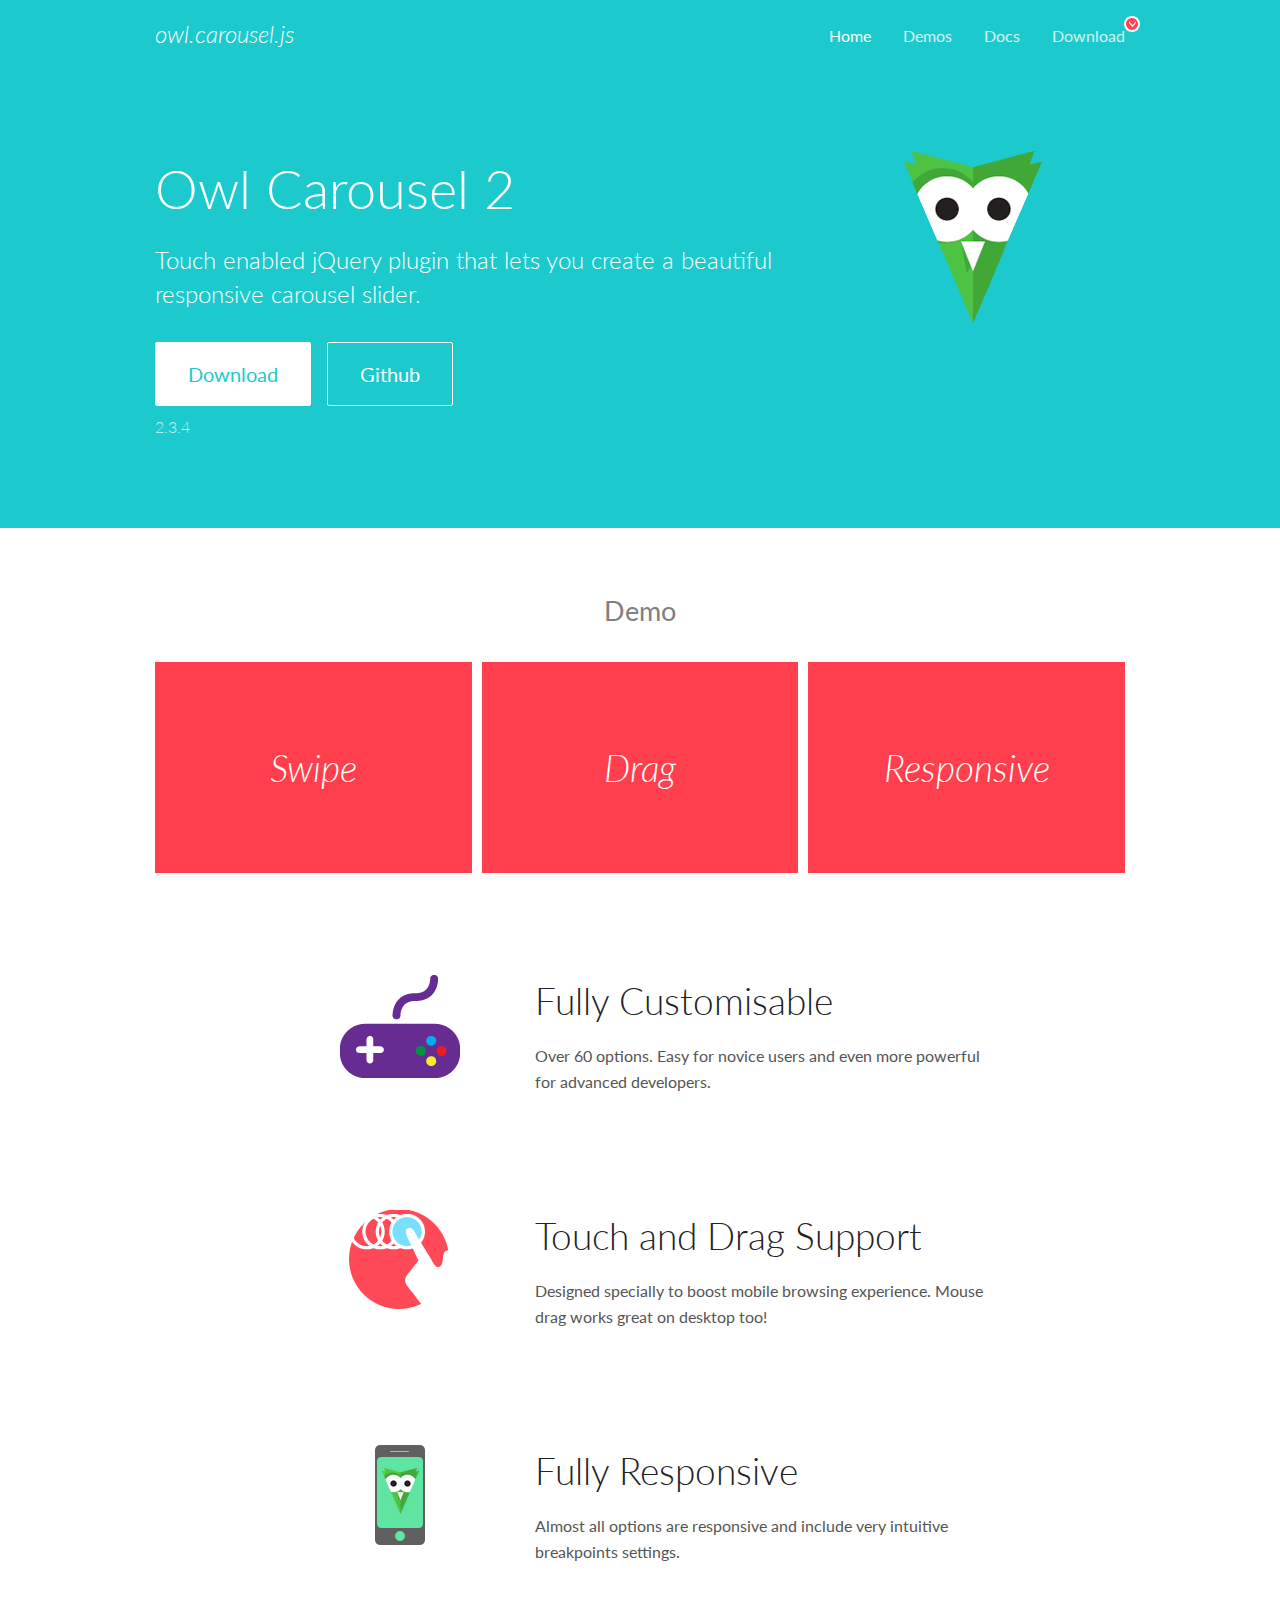
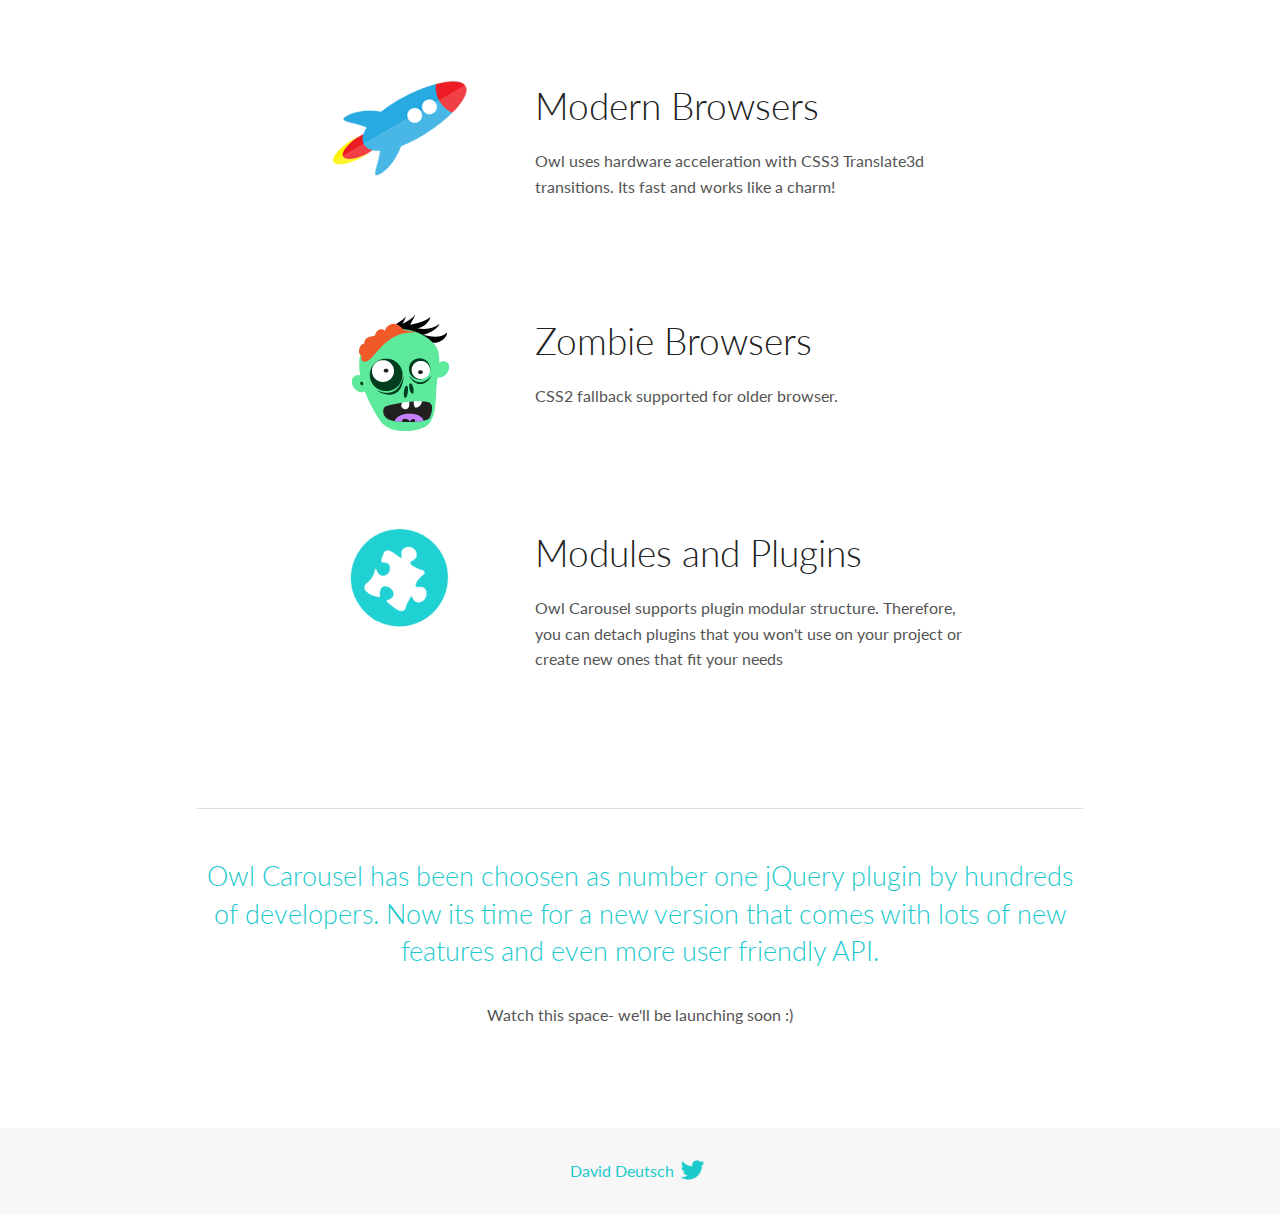
<file: public/vendors/owl/docs/index.html>
<!DOCTYPE html>
<html lang="en">
  <head>

    <!-- head -->
    <meta charset="utf-8">
    <meta name="msapplication-tap-highlight" content="no" />
    <meta name="viewport" content="width=device-width, initial-scale=1.0" />
    <meta name="description" content="Touch enabled jQuery plugin that lets you create beautiful responsive carousel slider.">
    <meta name="author" content="David Deutsch">
    <title>
      Home | Owl Carousel | 2.3.4
    </title>

    <!-- Stylesheets -->
    <link href='https://fonts.googleapis.com/css?family=Lato:300,400,700,400italic,300italic' rel='stylesheet' type='text/css'>
    <link rel="stylesheet" href="assets/css/docs.theme.min.css">

    <!-- Owl Stylesheets -->
    <link rel="stylesheet" href="assets/owlcarousel/assets/owl.carousel.min.css">
    <link rel="stylesheet" href="assets/owlcarousel/assets/owl.theme.default.min.css">

    <!-- HTML5 shim and Respond.js IE8 support of HTML5 elements and media queries -->

    <!--[if lt IE 9]>
      <script src="https://oss.maxcdn.com/libs/html5shiv/3.7.0/html5shiv.js"></script>
      <script src="https://oss.maxcdn.com/libs/respond.js/1.3.0/respond.min.js"></script>
    <![endif]-->

    <!-- Favicons -->
    <link rel="apple-touch-icon-precomposed" sizes="144x144" href="assets/ico/apple-touch-icon-144-precomposed.png">
    <link rel="shortcut icon" href="assets/ico/favicon.png">
    <link rel="shortcut icon" href="favicon.ico">

    <!-- Yeah i know js should not be in header. Its required for demos.-->

    <!-- javascript -->
    <script src="assets/vendors/jquery.min.js"></script>
    <script src="assets/owlcarousel/owl.carousel.js"></script>
  </head>
  <body>

    <!-- header -->
    <header class="header">
      <div class="row">
        <div class="large-12 columns">
          <div class="brand left">
            <h3>
              <a href="/OwlCarousel2/">owl.carousel.js</a> 
            </h3>
          </div>
          <a id="toggle-nav" class="right">
            <span></span> <span></span> <span></span> 
          </a> 
          <div class="nav-bar">
            <ul class="clearfix">
              <li class="active">
                <a href="/OwlCarousel2/index.html">Home</a> 
              </li>
              <li> <a href="/OwlCarousel2/demos/demos.html">Demos</a>  </li>
              <li> <a href="/OwlCarousel2/docs/started-welcome.html">Docs</a>  </li>
              <li>
                <a href="https://github.com/OwlCarousel2/OwlCarousel2/archive/2.3.4.zip">Download</a> 
                <span class="download"></span> 
              </li>
            </ul>
          </div>
        </div>
      </div>
    </header>

    <!-- home panel -->
    <section id="hero">
      <div class="row">
        <div class="large-8 medium-8 columns">
          <h1>Owl Carousel 2</h1>
          <h4>Touch enabled jQuery plugin that lets you create a beautiful responsive carousel slider.</h4>
          <a href="https://github.com/OwlCarousel2/OwlCarousel2/archive/2.3.4.zip" class="hero-button">Download</a> 
          <a href="https://github.com/OwlCarousel2/OwlCarousel2" class="hero-button outline">Github</a> 
          <p>2.3.4</p>
        </div>
        <div class="large-4 medium-4 columns">
          <img class="owl-logo" src="assets/img/owl-logo.png" alt="mr. Owl">
        </div>
      </div>
    </section>

    <!-- body -->
    <div class="home-demo">
      <div class="row">
        <div class="large-12 columns">
          <h3>Demo</h3>
          <div class="owl-carousel">
            <div class="item">
              <h2>Swipe</h2>
            </div>
            <div class="item">
              <h2>Drag</h2>
            </div>
            <div class="item">
              <h2>Responsive</h2>
            </div>
            <div class="item">
              <h2>CSS3</h2>
            </div>
            <div class="item">
              <h2>Fast</h2>
            </div>
            <div class="item">
              <h2>Easy</h2>
            </div>
            <div class="item">
              <h2>Free</h2>
            </div>
            <div class="item">
              <h2>Upgradable</h2>
            </div>
            <div class="item">
              <h2>Tons of options</h2>
            </div>
            <div class="item">
              <h2>Infinity</h2>
            </div>
            <div class="item">
              <h2>Auto Width</h2>
            </div>
          </div>
        </div>
      </div>
    </div>
    <script>
      var owl = $('.owl-carousel');
      owl.owlCarousel({
        margin: 10,
        loop: true,
        responsive: {
          0: {
            items: 1
          },
          600: {
            items: 2
          },
          1000: {
            items: 3
          }
        }
      })
    </script>

    <!-- features -->
    <div id="features">
      <div class="row">
        <div class="small-12 medium-9 small-centered columns">
          <section class="row feature">
            <div class="medium-4 small-12 columns">
              <img src="assets/img/feature-options.png" alt="">
            </div>
            <div class="medium-8 small-12 columns">
              <h2>Fully Customisable</h2>
              <p>Over 60 options. Easy for novice users and even more powerful for advanced developers.</p>
            </div>
          </section>
          <section class="row feature">
            <div class="medium-4 small-12 columns">
              <img src="assets/img/feature-drag.png" alt="">
            </div>
            <div class="medium-8 small-12 columns">
              <h2>Touch and Drag Support</h2>
              <p>Designed specially to boost mobile browsing experience. Mouse drag works great on desktop too!</p>
            </div>
          </section>
          <section class="row feature">
            <div class="medium-4 small-12 columns">
              <img src="assets/img/feature-responsive.png" alt="">
            </div>
            <div class="medium-8 small-12 columns">
              <h2>Fully Responsive</h2>
              <p>Almost all options are responsive and include very intuitive breakpoints settings.</p>
            </div>
          </section>
          <section class="row feature">
            <div class="medium-4 small-12 columns">
              <img src="assets/img/feature-modern.png" alt="">
            </div>
            <div class="medium-8 small-12 columns">
              <h2>Modern Browsers</h2>
              <p>Owl uses hardware acceleration with CSS3 Translate3d transitions. Its fast and works like a charm! </p>
            </div>
          </section>
          <section class="row feature">
            <div class="medium-4 small-12 columns">
              <img src="assets/img/feature-zombie.png" alt="">
            </div>
            <div class="medium-8 small-12 columns">
              <h2>Zombie Browsers</h2>
              <p>CSS2 fallback supported for older browser.</p>
            </div>
          </section>
          <section class="row feature">
            <div class="medium-4 small-12 columns">
              <img src="assets/img/feature-module.png" alt="">
            </div>
            <div class="medium-8 small-12 columns">
              <h2>Modules and Plugins</h2>
              <p>Owl Carousel supports plugin modular structure. Therefore, you can detach plugins that you won&#x27;t use on your project or create new ones that fit your needs</p>
            </div>
          </section>
        </div>
      </div>
    </div>

    <!-- footer -->
    <section id="teaser-text">
      <div class="row">
        <div class="small-12 medium-11 small-centered columns">
          <hr>
          <h3 id="owl-carousel-has-been-choosen-as-number-one-jquery-plugin-by-hundreds-of-developers-now-its-time-for-a-new-version-that-comes-with-lots-of-new-features-and-even-more-user-friendly-api-">Owl Carousel has been choosen as number one jQuery plugin by hundreds of developers. Now its time for a new version that comes with lots of new features and even more user friendly API.</h3>
          <p>Watch this space- we&#39;ll be launching soon :)</p>
        </div>
      </div>
    </section>

    <!-- footer -->
    <footer class="footer">
      <div class="row">
        <div class="large-12 columns">
          <h5>
            <a href="/OwlCarousel2/docs/support-contact.html">David Deutsch</a> 
            <a id="custom-tweet-button" href="https://twitter.com/share?url=https://github.com/OwlCarousel2/OwlCarousel2&text=Owl Carousel - This is so awesome! " target="_blank"></a> 
          </h5>
        </div>
      </div>
    </footer>

    <!-- vendors -->
    <script src="assets/vendors/highlight.js"></script>
    <script src="assets/js/app.js"></script>
  </body>
</html>
</file>
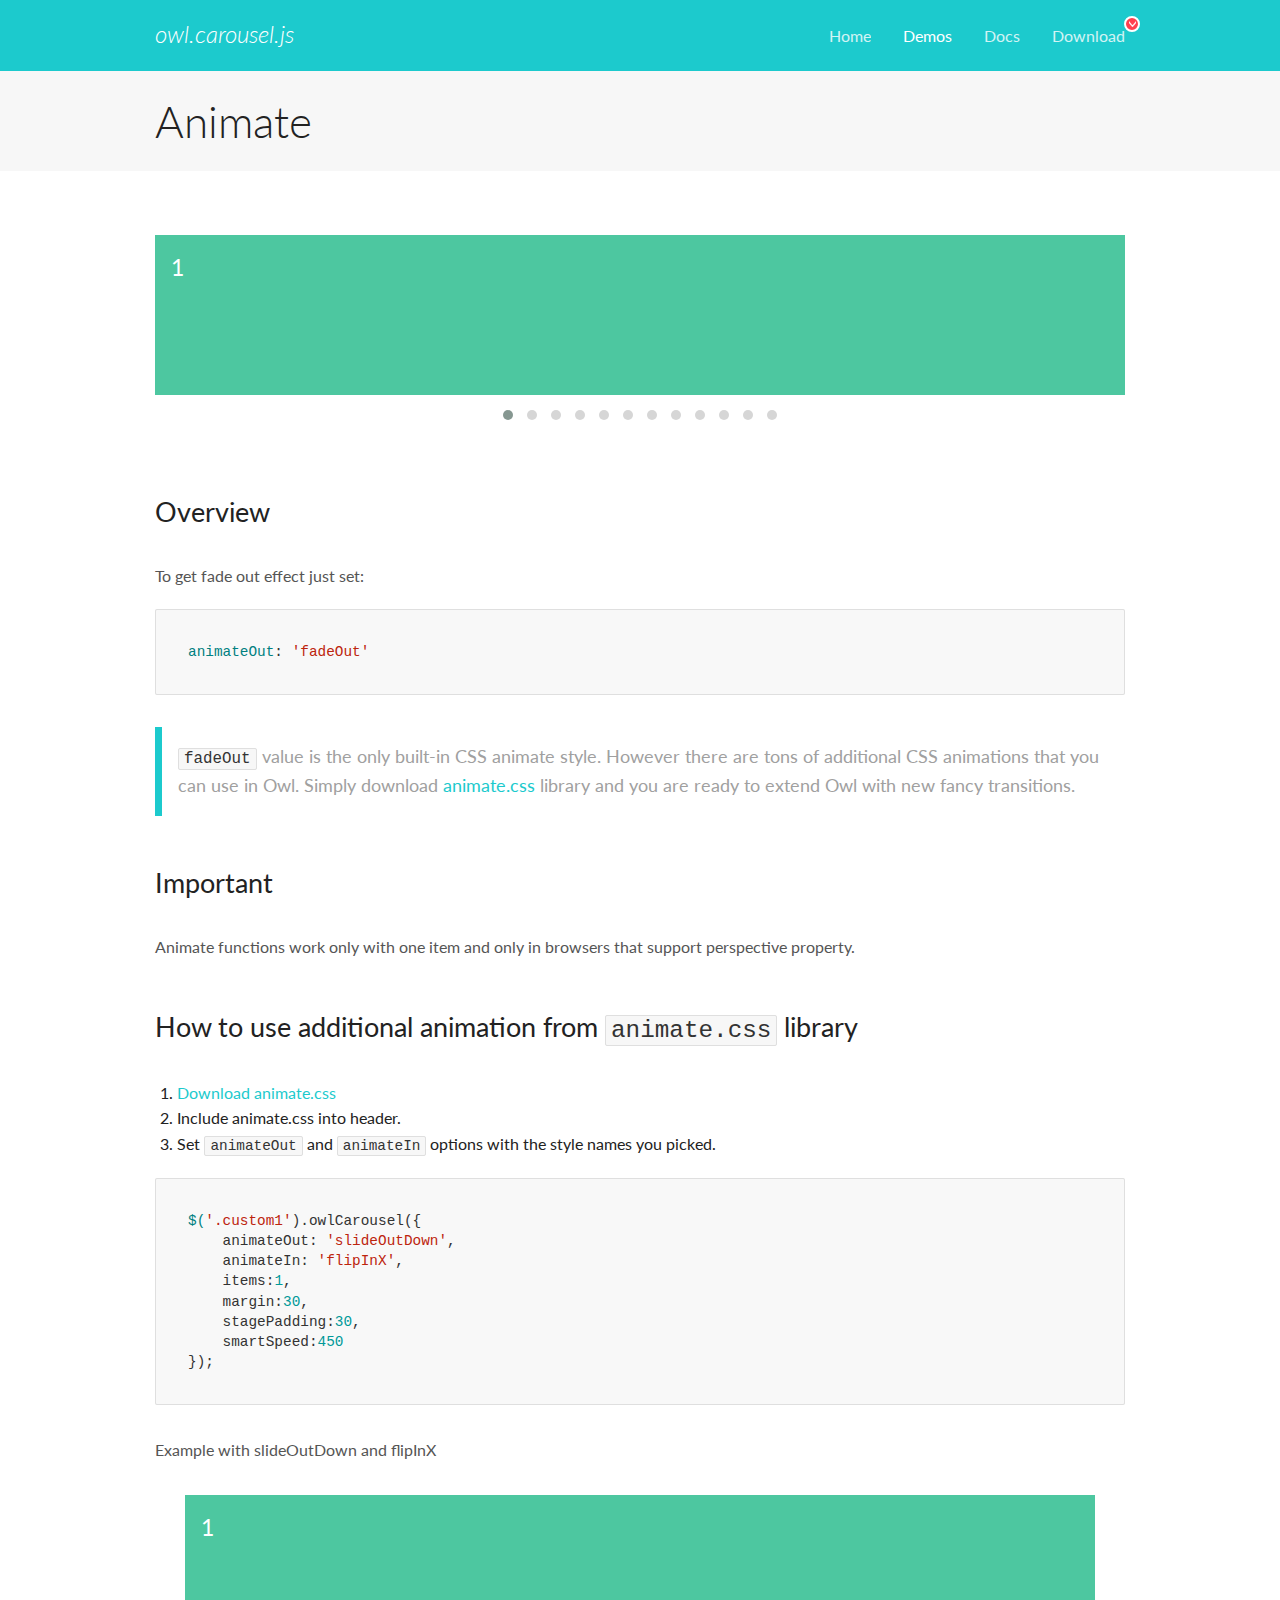
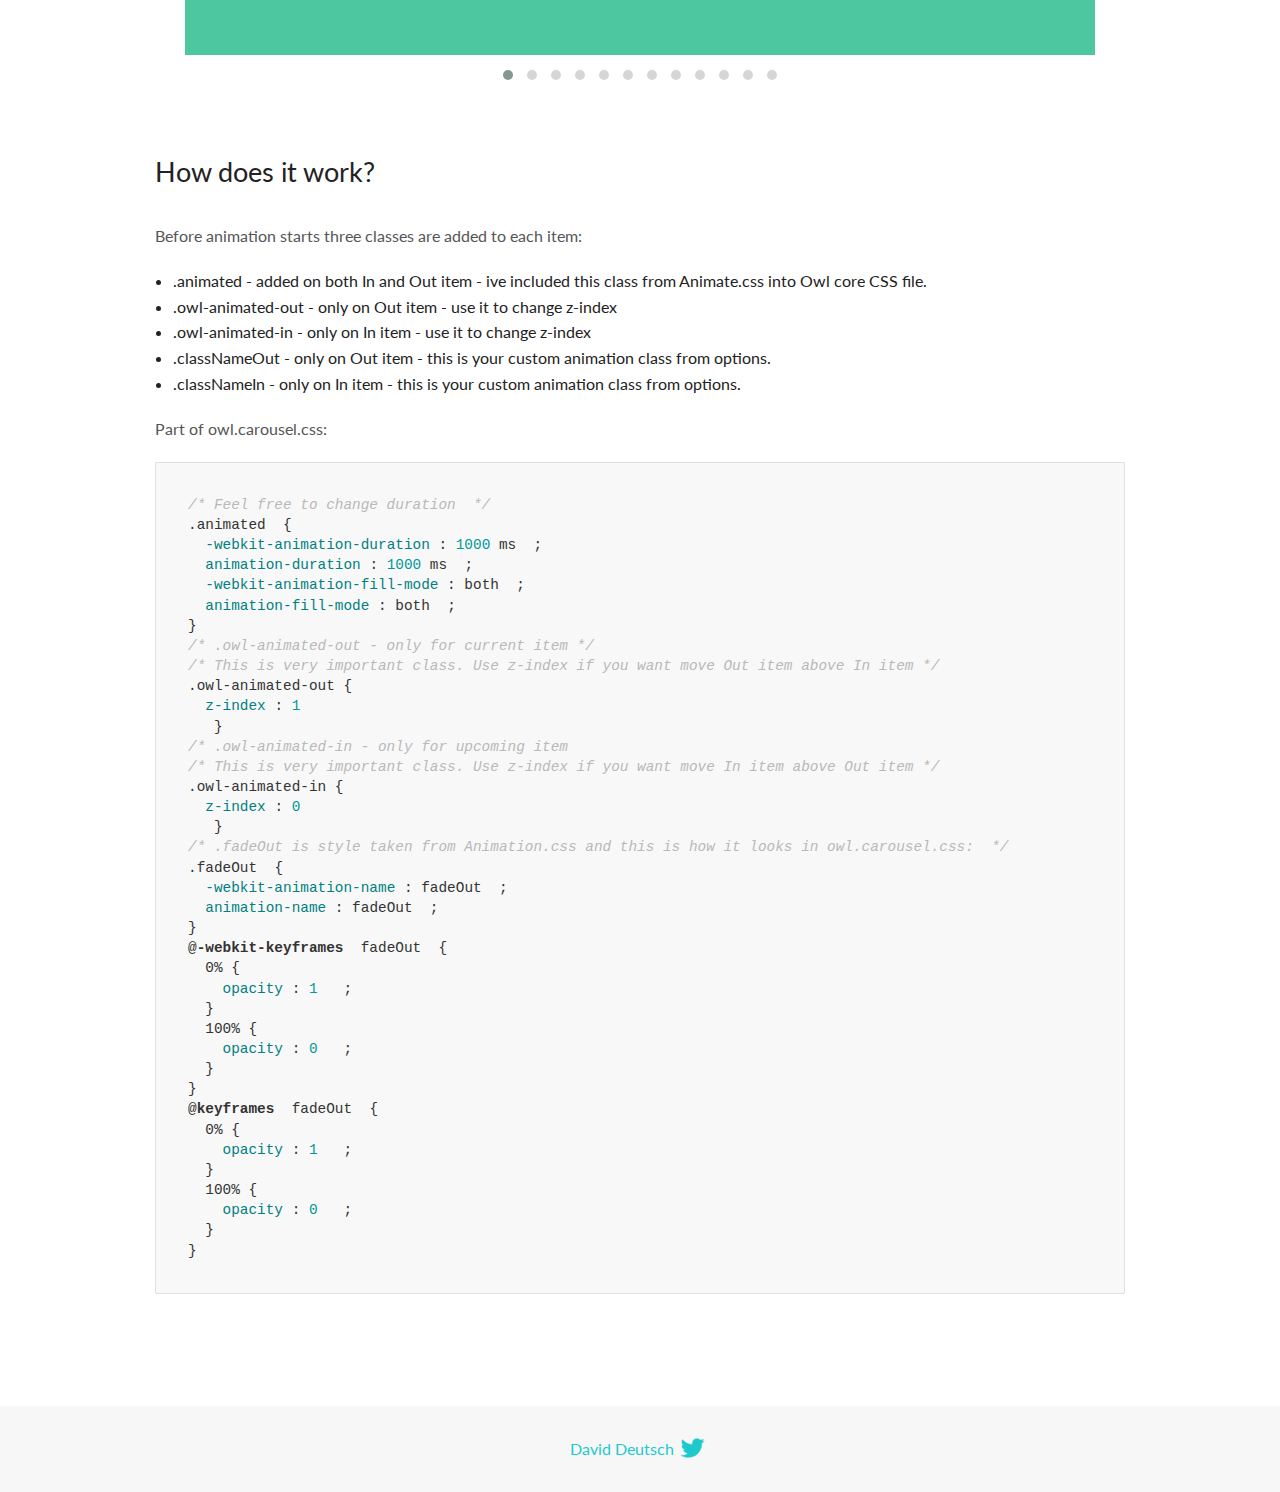
<file: public/vendors/owl/docs/demos/animate.html>
<!DOCTYPE html>
<html lang="en">
  <head>

    <!-- head -->
    <meta charset="utf-8">
    <meta name="msapplication-tap-highlight" content="no" />
    <meta name="viewport" content="width=device-width, initial-scale=1.0" />
    <meta name="description" content="Animate carousel">
    <meta name="author" content="David Deutsch">
    <title>
      Animate Demo | Owl Carousel | 2.3.4
    </title>

    <!-- Stylesheets -->
    <link href='https://fonts.googleapis.com/css?family=Lato:300,400,700,400italic,300italic' rel='stylesheet' type='text/css'>
    <link rel="stylesheet" href="../assets/css/docs.theme.min.css">

    <!-- Owl Stylesheets -->
    <link rel="stylesheet" href="../assets/owlcarousel/assets/owl.carousel.min.css">
    <link rel="stylesheet" href="../assets/owlcarousel/assets/owl.theme.default.min.css">

    <!-- HTML5 shim and Respond.js IE8 support of HTML5 elements and media queries -->

    <!--[if lt IE 9]>
      <script src="https://oss.maxcdn.com/libs/html5shiv/3.7.0/html5shiv.js"></script>
      <script src="https://oss.maxcdn.com/libs/respond.js/1.3.0/respond.min.js"></script>
    <![endif]-->

    <!-- Favicons -->
    <link rel="apple-touch-icon-precomposed" sizes="144x144" href="../assets/ico/apple-touch-icon-144-precomposed.png">
    <link rel="shortcut icon" href="../assets/ico/favicon.png">
    <link rel="shortcut icon" href="favicon.ico">

    <!-- Yeah i know js should not be in header. Its required for demos.-->

    <!-- javascript -->
    <script src="../assets/vendors/jquery.min.js"></script>
    <script src="../assets/owlcarousel/owl.carousel.js"></script>
  </head>
  <body>

    <!-- header -->
    <header class="header">
      <div class="row">
        <div class="large-12 columns">
          <div class="brand left">
            <h3>
              <a href="/OwlCarousel2/">owl.carousel.js</a> 
            </h3>
          </div>
          <a id="toggle-nav" class="right">
            <span></span> <span></span> <span></span> 
          </a> 
          <div class="nav-bar">
            <ul class="clearfix">
              <li> <a href="/OwlCarousel2/index.html">Home</a>  </li>
              <li class="active">
                <a href="/OwlCarousel2/demos/demos.html">Demos</a> 
              </li>
              <li> <a href="/OwlCarousel2/docs/started-welcome.html">Docs</a>  </li>
              <li>
                <a href="https://github.com/OwlCarousel2/OwlCarousel2/archive/2.3.4.zip">Download</a> 
                <span class="download"></span> 
              </li>
            </ul>
          </div>
        </div>
      </div>
    </header>

    <!-- title -->
    <section class="title">
      <div class="row">
        <div class="large-12 columns">
          <h1>Animate</h1>
        </div>
      </div>
    </section>

    <!--  Demos -->
    <section id="demos">
      <div class="row">
        <div class="large-12 columns">
          <div class="fadeOut owl-carousel owl-theme">
            <div class="item">
              <h4>1</h4>
            </div>
            <div class="item">
              <h4>2</h4>
            </div>
            <div class="item">
              <h4>3</h4>
            </div>
            <div class="item">
              <h4>4</h4>
            </div>
            <div class="item">
              <h4>5</h4>
            </div>
            <div class="item">
              <h4>6</h4>
            </div>
            <div class="item">
              <h4>7</h4>
            </div>
            <div class="item">
              <h4>8</h4>
            </div>
            <div class="item">
              <h4>9</h4>
            </div>
            <div class="item">
              <h4>10</h4>
            </div>
            <div class="item">
              <h4>11</h4>
            </div>
            <div class="item">
              <h4>12</h4>
            </div>
          </div>
          <h3 id="overview">Overview</h3>
          <p>To get fade out effect just set:</p>
          <pre><code>animateOut: &#39;fadeOut&#39;</code></pre>
          <blockquote>
            <p><code>fadeOut</code> value is the only built-in CSS animate style. However there are tons of additional CSS animations that you can use in Owl. Simply download
              <a href="https://daneden.github.io/animate.css/">animate.css</a>  library and you are ready to extend Owl with new fancy transitions.</p>
          </blockquote>
          <h3 id="important">Important</h3>
          <p>Animate functions work only with one item and only in browsers that support perspective property.</p>
          <h3 id="how-to-use-additional-animation-from-animate-css-library">How to use additional animation from <code>animate.css</code> library</h3>
          <ol>
            <li> <a href="https://daneden.github.io/animate.css/">Download animate.css</a>  </li>
            <li>Include animate.css into header.</li>
            <li>Set <code>animateOut</code> and <code>animateIn</code> options with the style names you picked.</li>
          </ol>
          <pre><code>$(&#39;.custom1&#39;).owlCarousel({
    animateOut: &#39;slideOutDown&#39;,
    animateIn: &#39;flipInX&#39;,
    items:1,
    margin:30,
    stagePadding:30,
    smartSpeed:450
});</code></pre>
          <p>Example with slideOutDown and flipInX</p>
          <div class="custom1 owl-carousel owl-theme">
            <div class="item">
              <h4>1</h4>
            </div>
            <div class="item">
              <h4>2</h4>
            </div>
            <div class="item">
              <h4>3</h4>
            </div>
            <div class="item">
              <h4>4</h4>
            </div>
            <div class="item">
              <h4>5</h4>
            </div>
            <div class="item">
              <h4>6</h4>
            </div>
            <div class="item">
              <h4>7</h4>
            </div>
            <div class="item">
              <h4>8</h4>
            </div>
            <div class="item">
              <h4>9</h4>
            </div>
            <div class="item">
              <h4>10</h4>
            </div>
            <div class="item">
              <h4>11</h4>
            </div>
            <div class="item">
              <h4>12</h4>
            </div>
          </div>
          <h3 id="how-does-it-work-">How does it work?</h3>
          <p>Before animation starts three classes are added to each item:</p>
          <ul>
            <li>.animated - added on both In and Out item - ive included this class from Animate.css into Owl core CSS file.</li>
            <li>.owl-animated-out - only on Out item - use it to change z-index</li>
            <li>.owl-animated-in - only on In item - use it to change z-index</li>
            <li>.classNameOut - only on Out item - this is your custom animation class from options.</li>
            <li>.classNameIn - only on In item - this is your custom animation class from options.</li>
          </ul>
          <p>Part of owl.carousel.css:</p>
          <pre><code class="language-css"><span class="comment">/* Feel free to change duration  */</span> 
<span class="class">.animated</span>  <span class="rules">{
  <span class="rule"><span class="attribute">-webkit-animation-duration</span> :<span class="value"> <span class="number">1000</span> ms</span> </span> ;
  <span class="rule"><span class="attribute">animation-duration</span> :<span class="value"> <span class="number">1000</span> ms</span> </span> ;
  <span class="rule"><span class="attribute">-webkit-animation-fill-mode</span> :<span class="value"> both</span> </span> ;
  <span class="rule"><span class="attribute">animation-fill-mode</span> :<span class="value"> both</span> </span> ;
<span class="rule">}</span> </span> 
<span class="comment">/* .owl-animated-out - only for current item */</span> 
<span class="comment">/* This is very important class. Use z-index if you want move Out item above In item */</span> 
<span class="class">.owl-animated-out</span> <span class="rules">{
  <span class="rule"><span class="attribute">z-index</span> :<span class="value"> <span class="number">1</span> 
</span> </span> </span> }
<span class="comment">/* .owl-animated-in - only for upcoming item
/* This is very important class. Use z-index if you want move In item above Out item */</span> 
<span class="class">.owl-animated-in</span> <span class="rules">{
  <span class="rule"><span class="attribute">z-index</span> :<span class="value"> <span class="number">0</span> 
</span> </span> </span> }
<span class="comment">/* .fadeOut is style taken from Animation.css and this is how it looks in owl.carousel.css:  */</span> 
<span class="class">.fadeOut</span>  <span class="rules">{
  <span class="rule"><span class="attribute">-webkit-animation-name</span> :<span class="value"> fadeOut</span> </span> ;
  <span class="rule"><span class="attribute">animation-name</span> :<span class="value"> fadeOut</span> </span> ;
<span class="rule">}</span> </span> 
<span class="at_rule">@<span class="keyword">-webkit-keyframes</span>  fadeOut </span> {
  0% <span class="rules">{
    <span class="rule"><span class="attribute">opacity</span> :<span class="value"> <span class="number">1</span> </span> </span> ;
  <span class="rule">}</span> </span> 
  100% <span class="rules">{
    <span class="rule"><span class="attribute">opacity</span> :<span class="value"> <span class="number">0</span> </span> </span> ;
  <span class="rule">}</span> </span> 
}
<span class="at_rule">@<span class="keyword">keyframes</span>  fadeOut </span> {
  0% <span class="rules">{
    <span class="rule"><span class="attribute">opacity</span> :<span class="value"> <span class="number">1</span> </span> </span> ;
  <span class="rule">}</span> </span> 
  100% <span class="rules">{
    <span class="rule"><span class="attribute">opacity</span> :<span class="value"> <span class="number">0</span> </span> </span> ;
  <span class="rule">}</span> </span> 
}</code></pre>
          <link rel="stylesheet" href="../assets/css/animate.css">
          <script>
            jQuery(document).ready(function($) {
              $('.fadeOut').owlCarousel({
                items: 1,
                animateOut: 'fadeOut',
                loop: true,
                margin: 10,
              });
              $('.custom1').owlCarousel({
                animateOut: 'slideOutDown',
                animateIn: 'flipInX',
                items: 1,
                margin: 30,
                stagePadding: 30,
                smartSpeed: 450
              });
            });
          </script>
        </div>
      </div>
    </section>

    <!-- footer -->
    <footer class="footer">
      <div class="row">
        <div class="large-12 columns">
          <h5>
            <a href="/OwlCarousel2/docs/support-contact.html">David Deutsch</a> 
            <a id="custom-tweet-button" href="https://twitter.com/share?url=https://github.com/OwlCarousel2/OwlCarousel2&text=Owl Carousel - This is so awesome! " target="_blank"></a> 
          </h5>
        </div>
      </div>
    </footer>

    <!-- vendors -->
    <script src="../assets/vendors/highlight.js"></script>
    <script src="../assets/js/app.js"></script>
  </body>
</html>
</file>
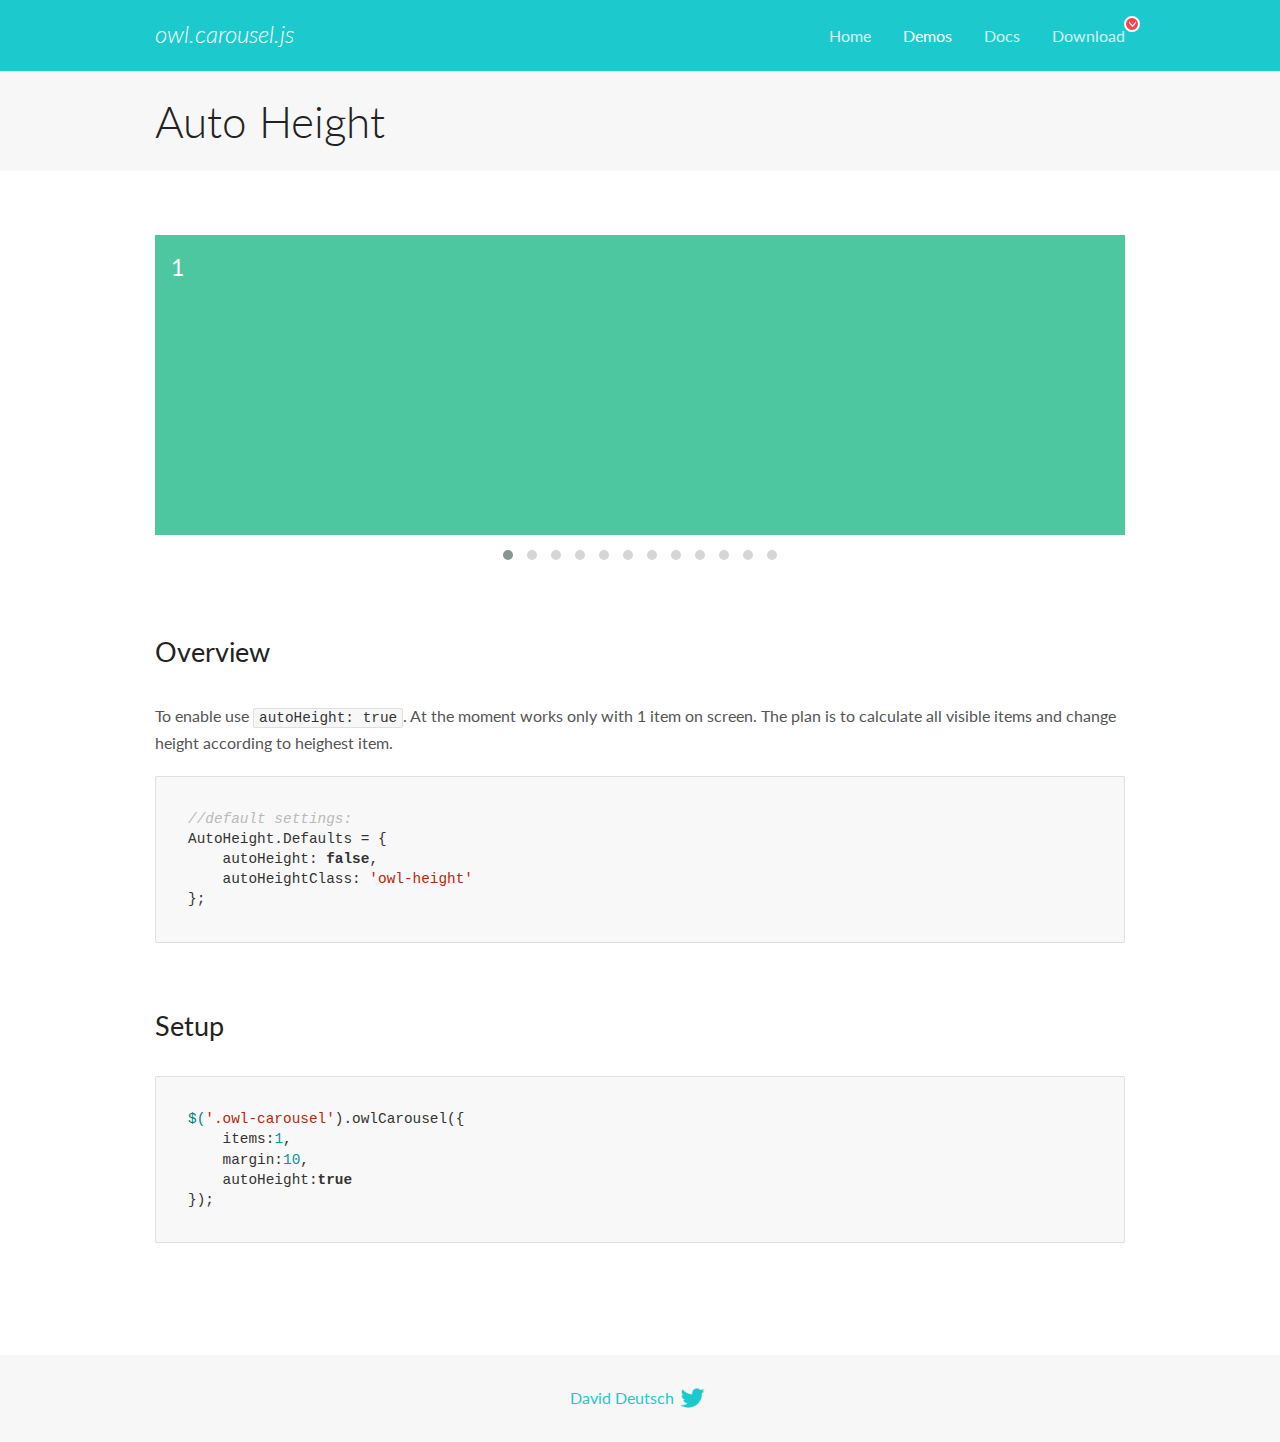
<file: public/vendors/owl/docs/demos/autoheight.html>
<!DOCTYPE html>
<html lang="en">
  <head>

    <!-- head -->
    <meta charset="utf-8">
    <meta name="msapplication-tap-highlight" content="no" />
    <meta name="viewport" content="width=device-width, initial-scale=1.0" />
    <meta name="description" content="autoHeight usage demo">
    <meta name="author" content="David Deutsch">
    <title>
      Auto Height Demo | Owl Carousel | 2.3.4
    </title>

    <!-- Stylesheets -->
    <link href='https://fonts.googleapis.com/css?family=Lato:300,400,700,400italic,300italic' rel='stylesheet' type='text/css'>
    <link rel="stylesheet" href="../assets/css/docs.theme.min.css">

    <!-- Owl Stylesheets -->
    <link rel="stylesheet" href="../assets/owlcarousel/assets/owl.carousel.min.css">
    <link rel="stylesheet" href="../assets/owlcarousel/assets/owl.theme.default.min.css">

    <!-- HTML5 shim and Respond.js IE8 support of HTML5 elements and media queries -->

    <!--[if lt IE 9]>
      <script src="https://oss.maxcdn.com/libs/html5shiv/3.7.0/html5shiv.js"></script>
      <script src="https://oss.maxcdn.com/libs/respond.js/1.3.0/respond.min.js"></script>
    <![endif]-->

    <!-- Favicons -->
    <link rel="apple-touch-icon-precomposed" sizes="144x144" href="../assets/ico/apple-touch-icon-144-precomposed.png">
    <link rel="shortcut icon" href="../assets/ico/favicon.png">
    <link rel="shortcut icon" href="favicon.ico">

    <!-- Yeah i know js should not be in header. Its required for demos.-->

    <!-- javascript -->
    <script src="../assets/vendors/jquery.min.js"></script>
    <script src="../assets/owlcarousel/owl.carousel.js"></script>
  </head>
  <body>

    <!-- header -->
    <header class="header">
      <div class="row">
        <div class="large-12 columns">
          <div class="brand left">
            <h3>
              <a href="/OwlCarousel2/">owl.carousel.js</a> 
            </h3>
          </div>
          <a id="toggle-nav" class="right">
            <span></span> <span></span> <span></span> 
          </a> 
          <div class="nav-bar">
            <ul class="clearfix">
              <li> <a href="/OwlCarousel2/index.html">Home</a>  </li>
              <li class="active">
                <a href="/OwlCarousel2/demos/demos.html">Demos</a> 
              </li>
              <li> <a href="/OwlCarousel2/docs/started-welcome.html">Docs</a>  </li>
              <li>
                <a href="https://github.com/OwlCarousel2/OwlCarousel2/archive/2.3.4.zip">Download</a> 
                <span class="download"></span> 
              </li>
            </ul>
          </div>
        </div>
      </div>
    </header>

    <!-- title -->
    <section class="title">
      <div class="row">
        <div class="large-12 columns">
          <h1>Auto Height</h1>
        </div>
      </div>
    </section>

    <!--  Demos -->
    <section id="demos">
      <div class="row">
        <div class="large-12 columns">
          <div class="owl-carousel owl-theme">
            <div class="item" style="height:300px">
              <h4>1</h4>
            </div>
            <div class="item" style="height:100px">
              <h4>2</h4>
            </div>
            <div class="item" style="height:500px">
              <h4>3</h4>
            </div>
            <div class="item" style="height:250px">
              <h4>4</h4>
            </div>
            <div class="item" style="height:400px">
              <h4>5</h4>
            </div>
            <div class="item" style="height:500px">
              <h4>6</h4>
            </div>
            <div class="item" style="height:600px">
              <h4>7</h4>
            </div>
            <div class="item" style="height:400px">
              <h4>8</h4>
            </div>
            <div class="item" style="height:300px">
              <h4>9</h4>
            </div>
            <div class="item" style="height:350px">
              <h4>10</h4>
            </div>
            <div class="item" style="height:200px">
              <h4>11</h4>
            </div>
            <div class="item" style="height:150px">
              <h4>12</h4>
            </div>
          </div>
          <h3 id="overview">Overview</h3>
          <p>To enable use <code>autoHeight: true</code>. At the moment works only with 1 item on screen. The plan is to calculate all visible items and change height according to heighest item.</p>
          <pre><code>//default settings:
AutoHeight.Defaults = {
    autoHeight: false,
    autoHeightClass: &#39;owl-height&#39;
};</code></pre>
          <h3 id="setup">Setup</h3>
          <pre><code>$(&#39;.owl-carousel&#39;).owlCarousel({
    items:1,
    margin:10,
    autoHeight:true
});</code></pre>
          <script>
            $(document).ready(function() {
              $('.owl-carousel').owlCarousel({
                items: 1,
                margin: 10,
                autoHeight: true
              });
            })
          </script>
        </div>
      </div>
    </section>

    <!-- footer -->
    <footer class="footer">
      <div class="row">
        <div class="large-12 columns">
          <h5>
            <a href="/OwlCarousel2/docs/support-contact.html">David Deutsch</a> 
            <a id="custom-tweet-button" href="https://twitter.com/share?url=https://github.com/OwlCarousel2/OwlCarousel2&text=Owl Carousel - This is so awesome! " target="_blank"></a> 
          </h5>
        </div>
      </div>
    </footer>

    <!-- vendors -->
    <script src="../assets/vendors/highlight.js"></script>
    <script src="../assets/js/app.js"></script>
  </body>
</html>
</file>
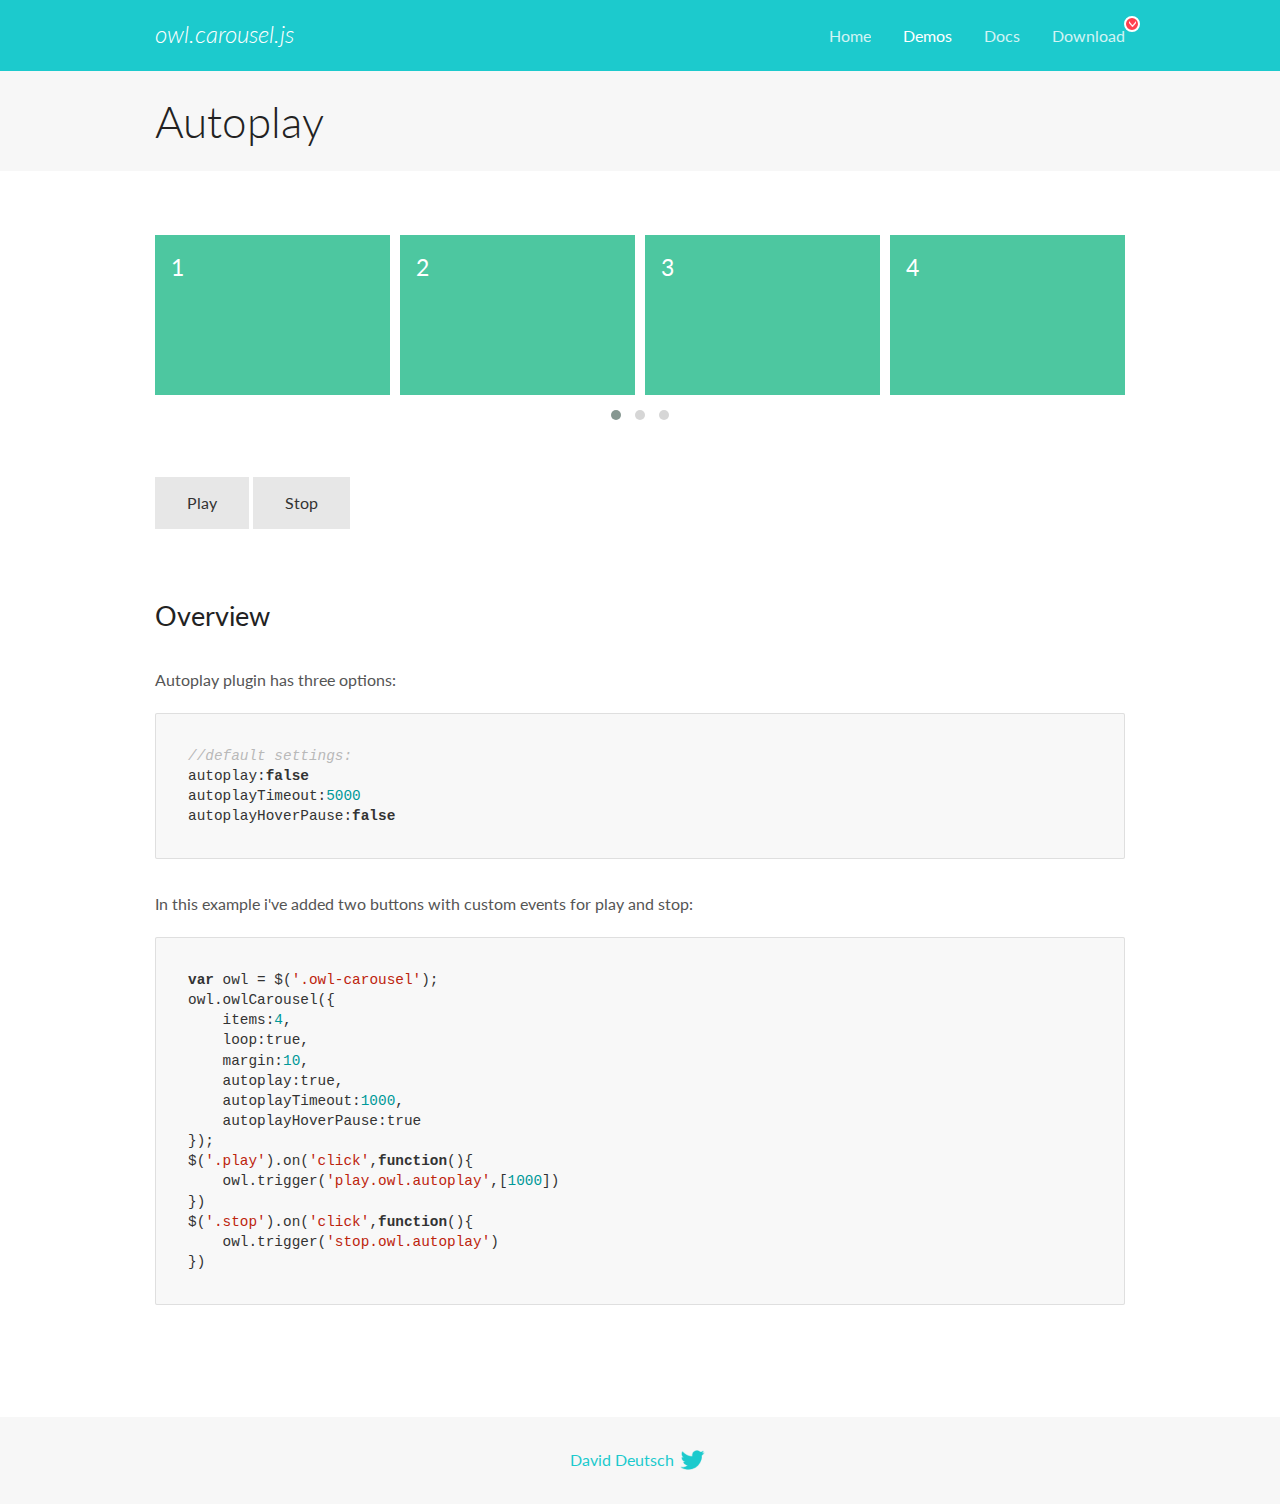
<file: public/vendors/owl/docs/demos/autoplay.html>
<!DOCTYPE html>
<html lang="en">
  <head>

    <!-- head -->
    <meta charset="utf-8">
    <meta name="msapplication-tap-highlight" content="no" />
    <meta name="viewport" content="width=device-width, initial-scale=1.0" />
    <meta name="description" content="Autoplay usage demo">
    <meta name="author" content="David Deutsch">
    <title>
      Autoplay Demo | Owl Carousel | 2.3.4
    </title>

    <!-- Stylesheets -->
    <link href='https://fonts.googleapis.com/css?family=Lato:300,400,700,400italic,300italic' rel='stylesheet' type='text/css'>
    <link rel="stylesheet" href="../assets/css/docs.theme.min.css">

    <!-- Owl Stylesheets -->
    <link rel="stylesheet" href="../assets/owlcarousel/assets/owl.carousel.min.css">
    <link rel="stylesheet" href="../assets/owlcarousel/assets/owl.theme.default.min.css">

    <!-- HTML5 shim and Respond.js IE8 support of HTML5 elements and media queries -->

    <!--[if lt IE 9]>
      <script src="https://oss.maxcdn.com/libs/html5shiv/3.7.0/html5shiv.js"></script>
      <script src="https://oss.maxcdn.com/libs/respond.js/1.3.0/respond.min.js"></script>
    <![endif]-->

    <!-- Favicons -->
    <link rel="apple-touch-icon-precomposed" sizes="144x144" href="../assets/ico/apple-touch-icon-144-precomposed.png">
    <link rel="shortcut icon" href="../assets/ico/favicon.png">
    <link rel="shortcut icon" href="favicon.ico">

    <!-- Yeah i know js should not be in header. Its required for demos.-->

    <!-- javascript -->
    <script src="../assets/vendors/jquery.min.js"></script>
    <script src="../assets/owlcarousel/owl.carousel.js"></script>
  </head>
  <body>

    <!-- header -->
    <header class="header">
      <div class="row">
        <div class="large-12 columns">
          <div class="brand left">
            <h3>
              <a href="/OwlCarousel2/">owl.carousel.js</a> 
            </h3>
          </div>
          <a id="toggle-nav" class="right">
            <span></span> <span></span> <span></span> 
          </a> 
          <div class="nav-bar">
            <ul class="clearfix">
              <li> <a href="/OwlCarousel2/index.html">Home</a>  </li>
              <li class="active">
                <a href="/OwlCarousel2/demos/demos.html">Demos</a> 
              </li>
              <li> <a href="/OwlCarousel2/docs/started-welcome.html">Docs</a>  </li>
              <li>
                <a href="https://github.com/OwlCarousel2/OwlCarousel2/archive/2.3.4.zip">Download</a> 
                <span class="download"></span> 
              </li>
            </ul>
          </div>
        </div>
      </div>
    </header>

    <!-- title -->
    <section class="title">
      <div class="row">
        <div class="large-12 columns">
          <h1>Autoplay</h1>
        </div>
      </div>
    </section>

    <!--  Demos -->
    <section id="demos">
      <div class="row">
        <div class="large-12 columns">
          <div class="owl-carousel owl-theme">
            <div class="item">
              <h4>1</h4>
            </div>
            <div class="item">
              <h4>2</h4>
            </div>
            <div class="item">
              <h4>3</h4>
            </div>
            <div class="item">
              <h4>4</h4>
            </div>
            <div class="item">
              <h4>5</h4>
            </div>
            <div class="item">
              <h4>6</h4>
            </div>
            <div class="item">
              <h4>7</h4>
            </div>
            <div class="item">
              <h4>8</h4>
            </div>
            <div class="item">
              <h4>9</h4>
            </div>
            <div class="item">
              <h4>10</h4>
            </div>
            <div class="item">
              <h4>11</h4>
            </div>
            <div class="item">
              <h4>12</h4>
            </div>
          </div>
          <a class="button secondary play">Play</a> 
          <a class="button secondary stop">Stop</a> 
          <h3 id="overview">Overview</h3>
          <p>Autoplay plugin has three options:</p>
          <pre><code>//default settings:
autoplay:false
autoplayTimeout:5000
autoplayHoverPause:false</code></pre>
          <p>In this example i&#39;ve added two buttons with custom events for play and stop:</p>
          <pre><code>var owl = $(&#39;.owl-carousel&#39;);
owl.owlCarousel({
    items:4,
    loop:true,
    margin:10,
    autoplay:true,
    autoplayTimeout:1000,
    autoplayHoverPause:true
});
$(&#39;.play&#39;).on(&#39;click&#39;,function(){
    owl.trigger(&#39;play.owl.autoplay&#39;,[1000])
})
$(&#39;.stop&#39;).on(&#39;click&#39;,function(){
    owl.trigger(&#39;stop.owl.autoplay&#39;)
})</code></pre>
          <script>
            $(document).ready(function() {
              var owl = $('.owl-carousel');
              owl.owlCarousel({
                items: 4,
                loop: true,
                margin: 10,
                autoplay: true,
                autoplayTimeout: 1000,
                autoplayHoverPause: true
              });
              $('.play').on('click', function() {
                owl.trigger('play.owl.autoplay', [1000])
              })
              $('.stop').on('click', function() {
                owl.trigger('stop.owl.autoplay')
              })
            })
          </script>
        </div>
      </div>
    </section>

    <!-- footer -->
    <footer class="footer">
      <div class="row">
        <div class="large-12 columns">
          <h5>
            <a href="/OwlCarousel2/docs/support-contact.html">David Deutsch</a> 
            <a id="custom-tweet-button" href="https://twitter.com/share?url=https://github.com/OwlCarousel2/OwlCarousel2&text=Owl Carousel - This is so awesome! " target="_blank"></a> 
          </h5>
        </div>
      </div>
    </footer>

    <!-- vendors -->
    <script src="../assets/vendors/highlight.js"></script>
    <script src="../assets/js/app.js"></script>
  </body>
</html>
</file>
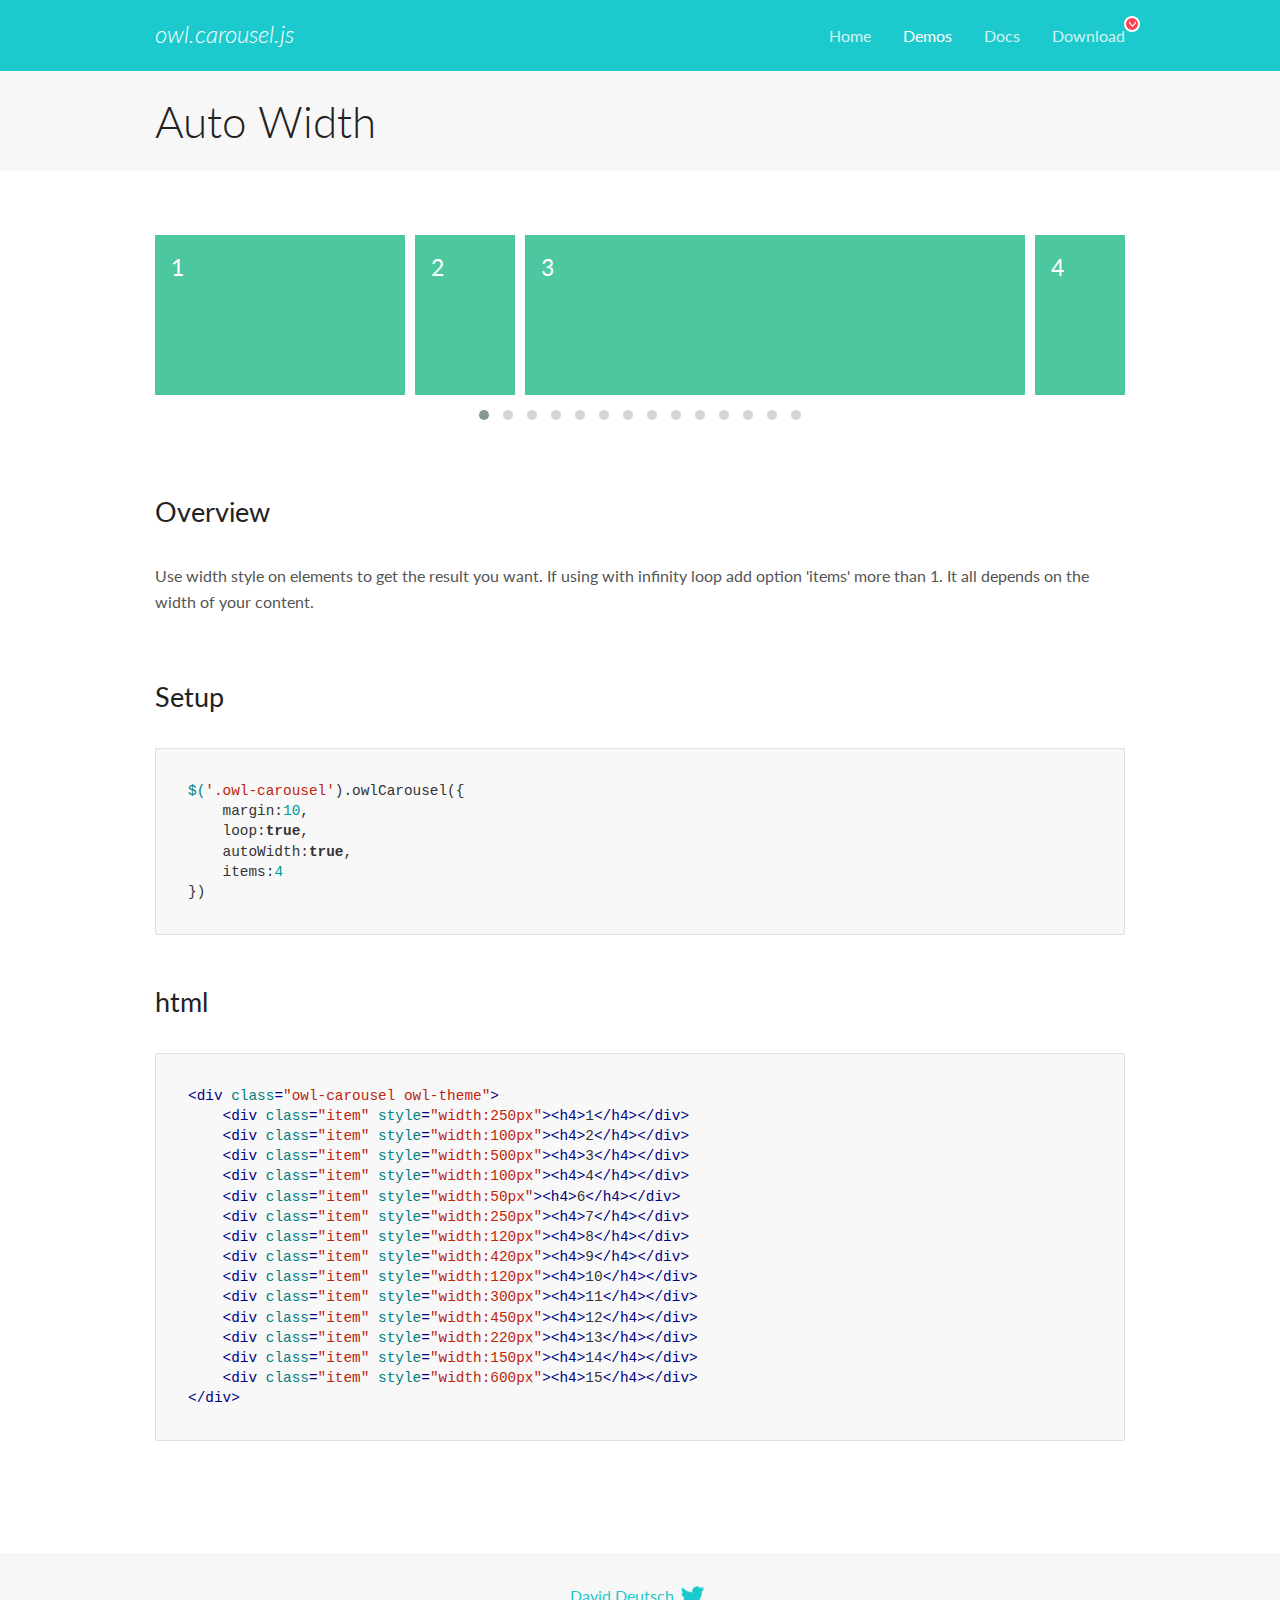
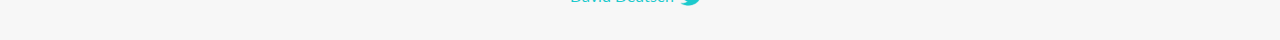
<file: public/vendors/owl/docs/demos/autowidth.html>
<!DOCTYPE html>
<html lang="en">
  <head>

    <!-- head -->
    <meta charset="utf-8">
    <meta name="msapplication-tap-highlight" content="no" />
    <meta name="viewport" content="width=device-width, initial-scale=1.0" />
    <meta name="description" content="Auto Width">
    <meta name="author" content="David Deutsch">
    <title>
      Auto Width Demo | Owl Carousel | 2.3.4
    </title>

    <!-- Stylesheets -->
    <link href='https://fonts.googleapis.com/css?family=Lato:300,400,700,400italic,300italic' rel='stylesheet' type='text/css'>
    <link rel="stylesheet" href="../assets/css/docs.theme.min.css">

    <!-- Owl Stylesheets -->
    <link rel="stylesheet" href="../assets/owlcarousel/assets/owl.carousel.min.css">
    <link rel="stylesheet" href="../assets/owlcarousel/assets/owl.theme.default.min.css">

    <!-- HTML5 shim and Respond.js IE8 support of HTML5 elements and media queries -->

    <!--[if lt IE 9]>
      <script src="https://oss.maxcdn.com/libs/html5shiv/3.7.0/html5shiv.js"></script>
      <script src="https://oss.maxcdn.com/libs/respond.js/1.3.0/respond.min.js"></script>
    <![endif]-->

    <!-- Favicons -->
    <link rel="apple-touch-icon-precomposed" sizes="144x144" href="../assets/ico/apple-touch-icon-144-precomposed.png">
    <link rel="shortcut icon" href="../assets/ico/favicon.png">
    <link rel="shortcut icon" href="favicon.ico">

    <!-- Yeah i know js should not be in header. Its required for demos.-->

    <!-- javascript -->
    <script src="../assets/vendors/jquery.min.js"></script>
    <script src="../assets/owlcarousel/owl.carousel.js"></script>
  </head>
  <body>

    <!-- header -->
    <header class="header">
      <div class="row">
        <div class="large-12 columns">
          <div class="brand left">
            <h3>
              <a href="/OwlCarousel2/">owl.carousel.js</a> 
            </h3>
          </div>
          <a id="toggle-nav" class="right">
            <span></span> <span></span> <span></span> 
          </a> 
          <div class="nav-bar">
            <ul class="clearfix">
              <li> <a href="/OwlCarousel2/index.html">Home</a>  </li>
              <li class="active">
                <a href="/OwlCarousel2/demos/demos.html">Demos</a> 
              </li>
              <li> <a href="/OwlCarousel2/docs/started-welcome.html">Docs</a>  </li>
              <li>
                <a href="https://github.com/OwlCarousel2/OwlCarousel2/archive/2.3.4.zip">Download</a> 
                <span class="download"></span> 
              </li>
            </ul>
          </div>
        </div>
      </div>
    </header>

    <!-- title -->
    <section class="title">
      <div class="row">
        <div class="large-12 columns">
          <h1>Auto Width</h1>
        </div>
      </div>
    </section>

    <!--  Demos -->
    <section id="demos">
      <div class="row">
        <div class="large-12 columns">
          <div class="owl-carousel owl-theme">
            <div class="item" style="width:250px">
              <h4>1</h4>
            </div>
            <div class="item" style="width:100px">
              <h4>2</h4>
            </div>
            <div class="item" style="width:500px">
              <h4>3</h4>
            </div>
            <div class="item" style="width:100px">
              <h4>4</h4>
            </div>
            <div class="item" style="width:50px">
              <h4>6</h4>
            </div>
            <div class="item" style="width:250px">
              <h4>7</h4>
            </div>
            <div class="item" style="width:120px">
              <h4>8</h4>
            </div>
            <div class="item" style="width:420px">
              <h4>9</h4>
            </div>
            <div class="item" style="width:120px">
              <h4>10</h4>
            </div>
            <div class="item" style="width:300px">
              <h4>11</h4>
            </div>
            <div class="item" style="width:450px">
              <h4>12</h4>
            </div>
            <div class="item" style="width:220px">
              <h4>13</h4>
            </div>
            <div class="item" style="width:150px">
              <h4>14</h4>
            </div>
            <div class="item" style="width:600px">
              <h4>15</h4>
            </div>
          </div>
          <h3 id="overview">Overview</h3>
          <p>Use width style on elements to get the result you want. If using with infinity loop add option &#39;items&#39; more than 1. It all depends on the width of your content.</p>
          <h3 id="setup">Setup</h3>
          <pre><code>$(&#39;.owl-carousel&#39;).owlCarousel({
    margin:10,
    loop:true,
    autoWidth:true,
    items:4
})</code></pre>
          <h3 id="html">html</h3>
          <pre><code>&lt;div class=&quot;owl-carousel owl-theme&quot;&gt;
    &lt;div class=&quot;item&quot; style=&quot;width:250px&quot;&gt;&lt;h4&gt;1&lt;/h4&gt;&lt;/div&gt;
    &lt;div class=&quot;item&quot; style=&quot;width:100px&quot;&gt;&lt;h4&gt;2&lt;/h4&gt;&lt;/div&gt;
    &lt;div class=&quot;item&quot; style=&quot;width:500px&quot;&gt;&lt;h4&gt;3&lt;/h4&gt;&lt;/div&gt;
    &lt;div class=&quot;item&quot; style=&quot;width:100px&quot;&gt;&lt;h4&gt;4&lt;/h4&gt;&lt;/div&gt;
    &lt;div class=&quot;item&quot; style=&quot;width:50px&quot;&gt;&lt;h4&gt;6&lt;/h4&gt;&lt;/div&gt;
    &lt;div class=&quot;item&quot; style=&quot;width:250px&quot;&gt;&lt;h4&gt;7&lt;/h4&gt;&lt;/div&gt;
    &lt;div class=&quot;item&quot; style=&quot;width:120px&quot;&gt;&lt;h4&gt;8&lt;/h4&gt;&lt;/div&gt;
    &lt;div class=&quot;item&quot; style=&quot;width:420px&quot;&gt;&lt;h4&gt;9&lt;/h4&gt;&lt;/div&gt;
    &lt;div class=&quot;item&quot; style=&quot;width:120px&quot;&gt;&lt;h4&gt;10&lt;/h4&gt;&lt;/div&gt;
    &lt;div class=&quot;item&quot; style=&quot;width:300px&quot;&gt;&lt;h4&gt;11&lt;/h4&gt;&lt;/div&gt;
    &lt;div class=&quot;item&quot; style=&quot;width:450px&quot;&gt;&lt;h4&gt;12&lt;/h4&gt;&lt;/div&gt;
    &lt;div class=&quot;item&quot; style=&quot;width:220px&quot;&gt;&lt;h4&gt;13&lt;/h4&gt;&lt;/div&gt;
    &lt;div class=&quot;item&quot; style=&quot;width:150px&quot;&gt;&lt;h4&gt;14&lt;/h4&gt;&lt;/div&gt;
    &lt;div class=&quot;item&quot; style=&quot;width:600px&quot;&gt;&lt;h4&gt;15&lt;/h4&gt;&lt;/div&gt;
&lt;/div&gt;</code></pre>
          <script>
            $(document).ready(function() {
              $('.owl-carousel').owlCarousel({
                margin: 10,
                loop: true,
                autoWidth: true,
                items: 4
              })
            })
          </script>
        </div>
      </div>
    </section>

    <!-- footer -->
    <footer class="footer">
      <div class="row">
        <div class="large-12 columns">
          <h5>
            <a href="/OwlCarousel2/docs/support-contact.html">David Deutsch</a> 
            <a id="custom-tweet-button" href="https://twitter.com/share?url=https://github.com/OwlCarousel2/OwlCarousel2&text=Owl Carousel - This is so awesome! " target="_blank"></a> 
          </h5>
        </div>
      </div>
    </footer>

    <!-- vendors -->
    <script src="../assets/vendors/highlight.js"></script>
    <script src="../assets/js/app.js"></script>
  </body>
</html>
</file>
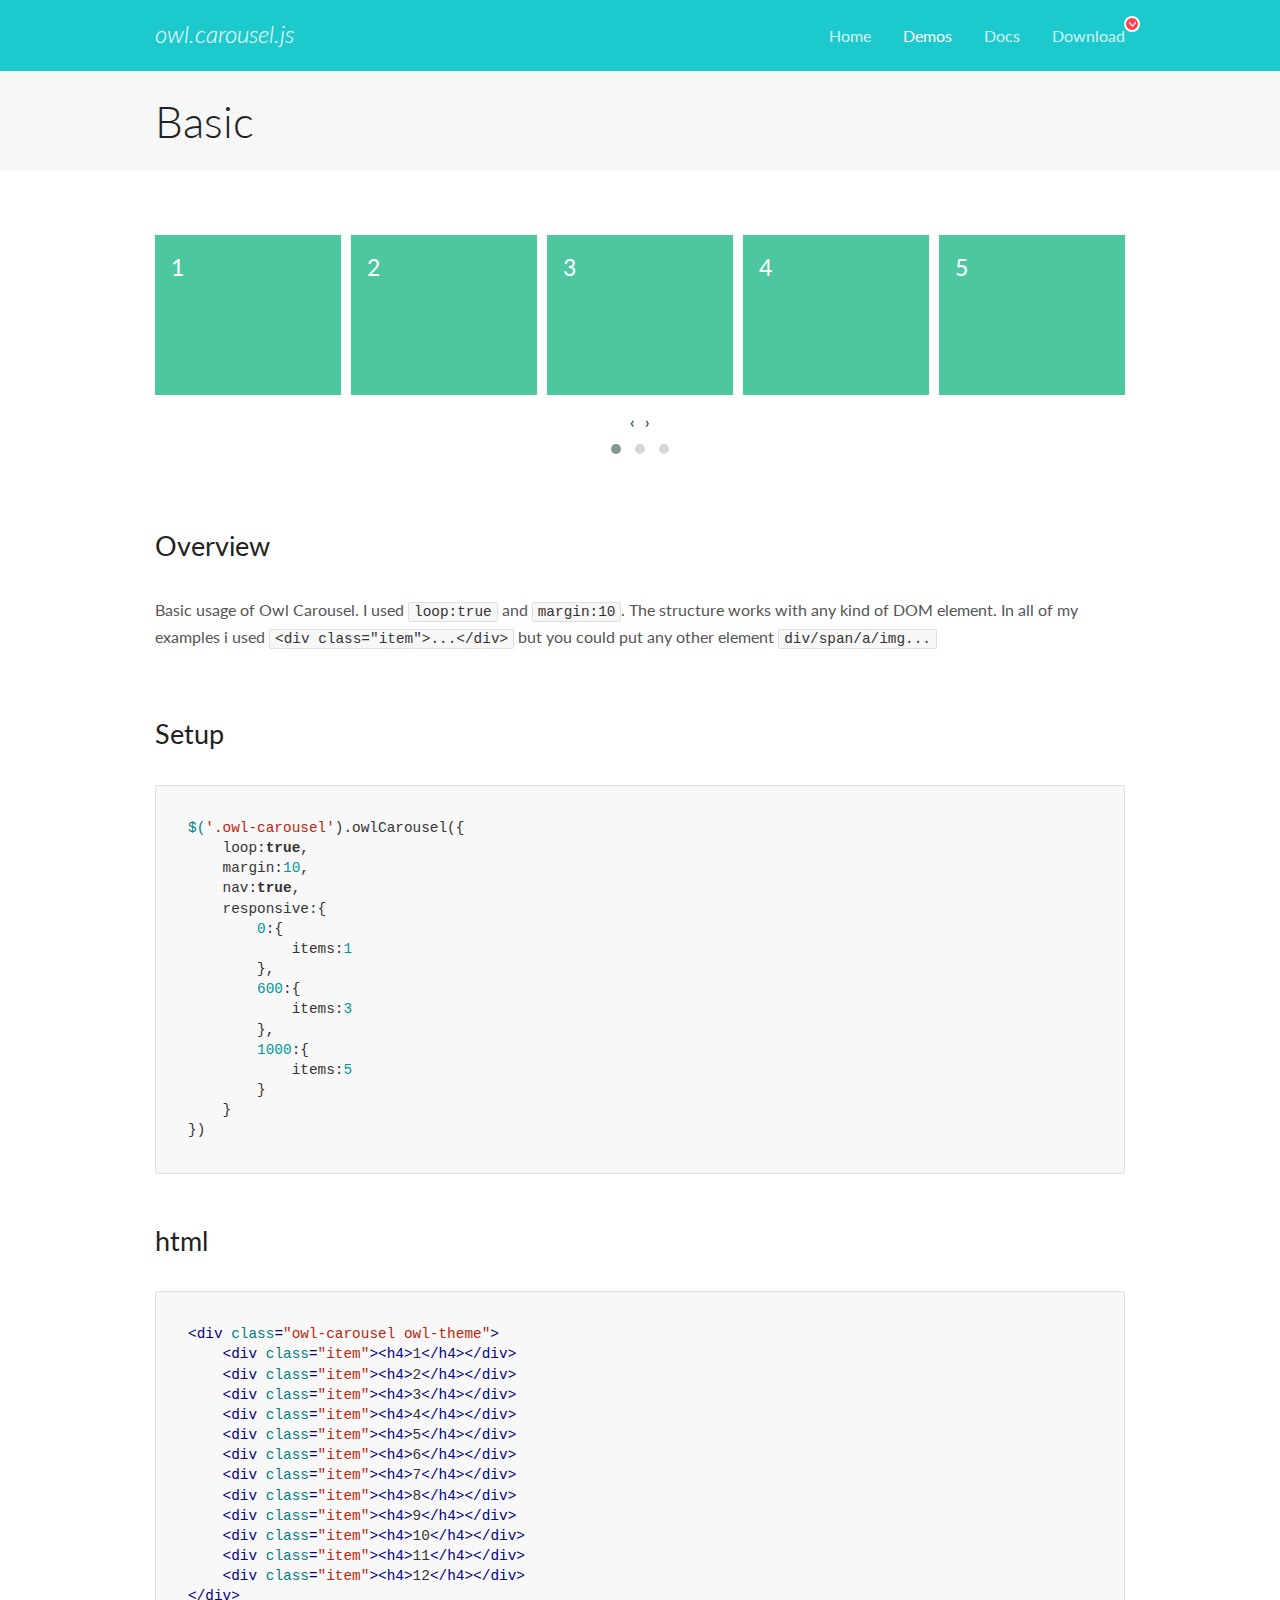
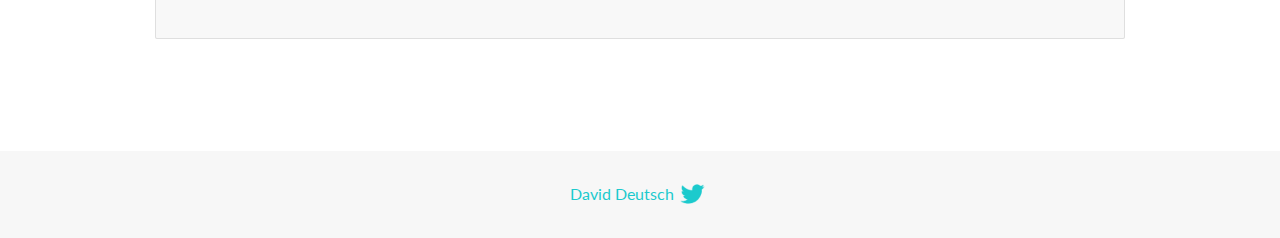
<file: public/vendors/owl/docs/demos/basic.html>
<!DOCTYPE html>
<html lang="en">
  <head>

    <!-- head -->
    <meta charset="utf-8">
    <meta name="msapplication-tap-highlight" content="no" />
    <meta name="viewport" content="width=device-width, initial-scale=1.0" />
    <meta name="description" content="Basic usage demo">
    <meta name="author" content="David Deutsch">
    <title>
      Basic Demo | Owl Carousel | 2.3.4
    </title>

    <!-- Stylesheets -->
    <link href='https://fonts.googleapis.com/css?family=Lato:300,400,700,400italic,300italic' rel='stylesheet' type='text/css'>
    <link rel="stylesheet" href="../assets/css/docs.theme.min.css">

    <!-- Owl Stylesheets -->
    <link rel="stylesheet" href="../assets/owlcarousel/assets/owl.carousel.min.css">
    <link rel="stylesheet" href="../assets/owlcarousel/assets/owl.theme.default.min.css">

    <!-- HTML5 shim and Respond.js IE8 support of HTML5 elements and media queries -->

    <!--[if lt IE 9]>
      <script src="https://oss.maxcdn.com/libs/html5shiv/3.7.0/html5shiv.js"></script>
      <script src="https://oss.maxcdn.com/libs/respond.js/1.3.0/respond.min.js"></script>
    <![endif]-->

    <!-- Favicons -->
    <link rel="apple-touch-icon-precomposed" sizes="144x144" href="../assets/ico/apple-touch-icon-144-precomposed.png">
    <link rel="shortcut icon" href="../assets/ico/favicon.png">
    <link rel="shortcut icon" href="favicon.ico">

    <!-- Yeah i know js should not be in header. Its required for demos.-->

    <!-- javascript -->
    <script src="../assets/vendors/jquery.min.js"></script>
    <script src="../assets/owlcarousel/owl.carousel.js"></script>
  </head>
  <body>

    <!-- header -->
    <header class="header">
      <div class="row">
        <div class="large-12 columns">
          <div class="brand left">
            <h3>
              <a href="/OwlCarousel2/">owl.carousel.js</a> 
            </h3>
          </div>
          <a id="toggle-nav" class="right">
            <span></span> <span></span> <span></span> 
          </a> 
          <div class="nav-bar">
            <ul class="clearfix">
              <li> <a href="/OwlCarousel2/index.html">Home</a>  </li>
              <li class="active">
                <a href="/OwlCarousel2/demos/demos.html">Demos</a> 
              </li>
              <li> <a href="/OwlCarousel2/docs/started-welcome.html">Docs</a>  </li>
              <li>
                <a href="https://github.com/OwlCarousel2/OwlCarousel2/archive/2.3.4.zip">Download</a> 
                <span class="download"></span> 
              </li>
            </ul>
          </div>
        </div>
      </div>
    </header>

    <!-- title -->
    <section class="title">
      <div class="row">
        <div class="large-12 columns">
          <h1>Basic</h1>
        </div>
      </div>
    </section>

    <!--  Demos -->
    <section id="demos">
      <div class="row">
        <div class="large-12 columns">
          <div class="owl-carousel owl-theme">
            <div class="item">
              <h4>1</h4>
            </div>
            <div class="item">
              <h4>2</h4>
            </div>
            <div class="item">
              <h4>3</h4>
            </div>
            <div class="item">
              <h4>4</h4>
            </div>
            <div class="item">
              <h4>5</h4>
            </div>
            <div class="item">
              <h4>6</h4>
            </div>
            <div class="item">
              <h4>7</h4>
            </div>
            <div class="item">
              <h4>8</h4>
            </div>
            <div class="item">
              <h4>9</h4>
            </div>
            <div class="item">
              <h4>10</h4>
            </div>
            <div class="item">
              <h4>11</h4>
            </div>
            <div class="item">
              <h4>12</h4>
            </div>
          </div>
          <h3 id="overview">Overview</h3>
          <p>Basic usage of Owl Carousel. I used <code>loop:true</code> and <code>margin:10</code>. The structure works with any kind of DOM element. In all of my examples i used <code>&lt;div class=&quot;item&quot;&gt;...&lt;/div&gt;</code> but you could
            put any other element <code>div/span/a/img...</code></p>
          <h3 id="setup">Setup</h3>
          <pre><code>$(&#39;.owl-carousel&#39;).owlCarousel({
    loop:true,
    margin:10,
    nav:true,
    responsive:{
        0:{
            items:1
        },
        600:{
            items:3
        },
        1000:{
            items:5
        }
    }
})</code></pre>
          <h3 id="html">html</h3>
          <pre><code>&lt;div class=&quot;owl-carousel owl-theme&quot;&gt;
    &lt;div class=&quot;item&quot;&gt;&lt;h4&gt;1&lt;/h4&gt;&lt;/div&gt;
    &lt;div class=&quot;item&quot;&gt;&lt;h4&gt;2&lt;/h4&gt;&lt;/div&gt;
    &lt;div class=&quot;item&quot;&gt;&lt;h4&gt;3&lt;/h4&gt;&lt;/div&gt;
    &lt;div class=&quot;item&quot;&gt;&lt;h4&gt;4&lt;/h4&gt;&lt;/div&gt;
    &lt;div class=&quot;item&quot;&gt;&lt;h4&gt;5&lt;/h4&gt;&lt;/div&gt;
    &lt;div class=&quot;item&quot;&gt;&lt;h4&gt;6&lt;/h4&gt;&lt;/div&gt;
    &lt;div class=&quot;item&quot;&gt;&lt;h4&gt;7&lt;/h4&gt;&lt;/div&gt;
    &lt;div class=&quot;item&quot;&gt;&lt;h4&gt;8&lt;/h4&gt;&lt;/div&gt;
    &lt;div class=&quot;item&quot;&gt;&lt;h4&gt;9&lt;/h4&gt;&lt;/div&gt;
    &lt;div class=&quot;item&quot;&gt;&lt;h4&gt;10&lt;/h4&gt;&lt;/div&gt;
    &lt;div class=&quot;item&quot;&gt;&lt;h4&gt;11&lt;/h4&gt;&lt;/div&gt;
    &lt;div class=&quot;item&quot;&gt;&lt;h4&gt;12&lt;/h4&gt;&lt;/div&gt;
&lt;/div&gt;</code></pre>
          <script>
            $(document).ready(function() {
              var owl = $('.owl-carousel');
              owl.owlCarousel({
                margin: 10,
                nav: true,
                loop: true,
                responsive: {
                  0: {
                    items: 1
                  },
                  600: {
                    items: 3
                  },
                  1000: {
                    items: 5
                  }
                }
              })
            })
          </script>
        </div>
      </div>
    </section>

    <!-- footer -->
    <footer class="footer">
      <div class="row">
        <div class="large-12 columns">
          <h5>
            <a href="/OwlCarousel2/docs/support-contact.html">David Deutsch</a> 
            <a id="custom-tweet-button" href="https://twitter.com/share?url=https://github.com/OwlCarousel2/OwlCarousel2&text=Owl Carousel - This is so awesome! " target="_blank"></a> 
          </h5>
        </div>
      </div>
    </footer>

    <!-- vendors -->
    <script src="../assets/vendors/highlight.js"></script>
    <script src="../assets/js/app.js"></script>
  </body>
</html>
</file>
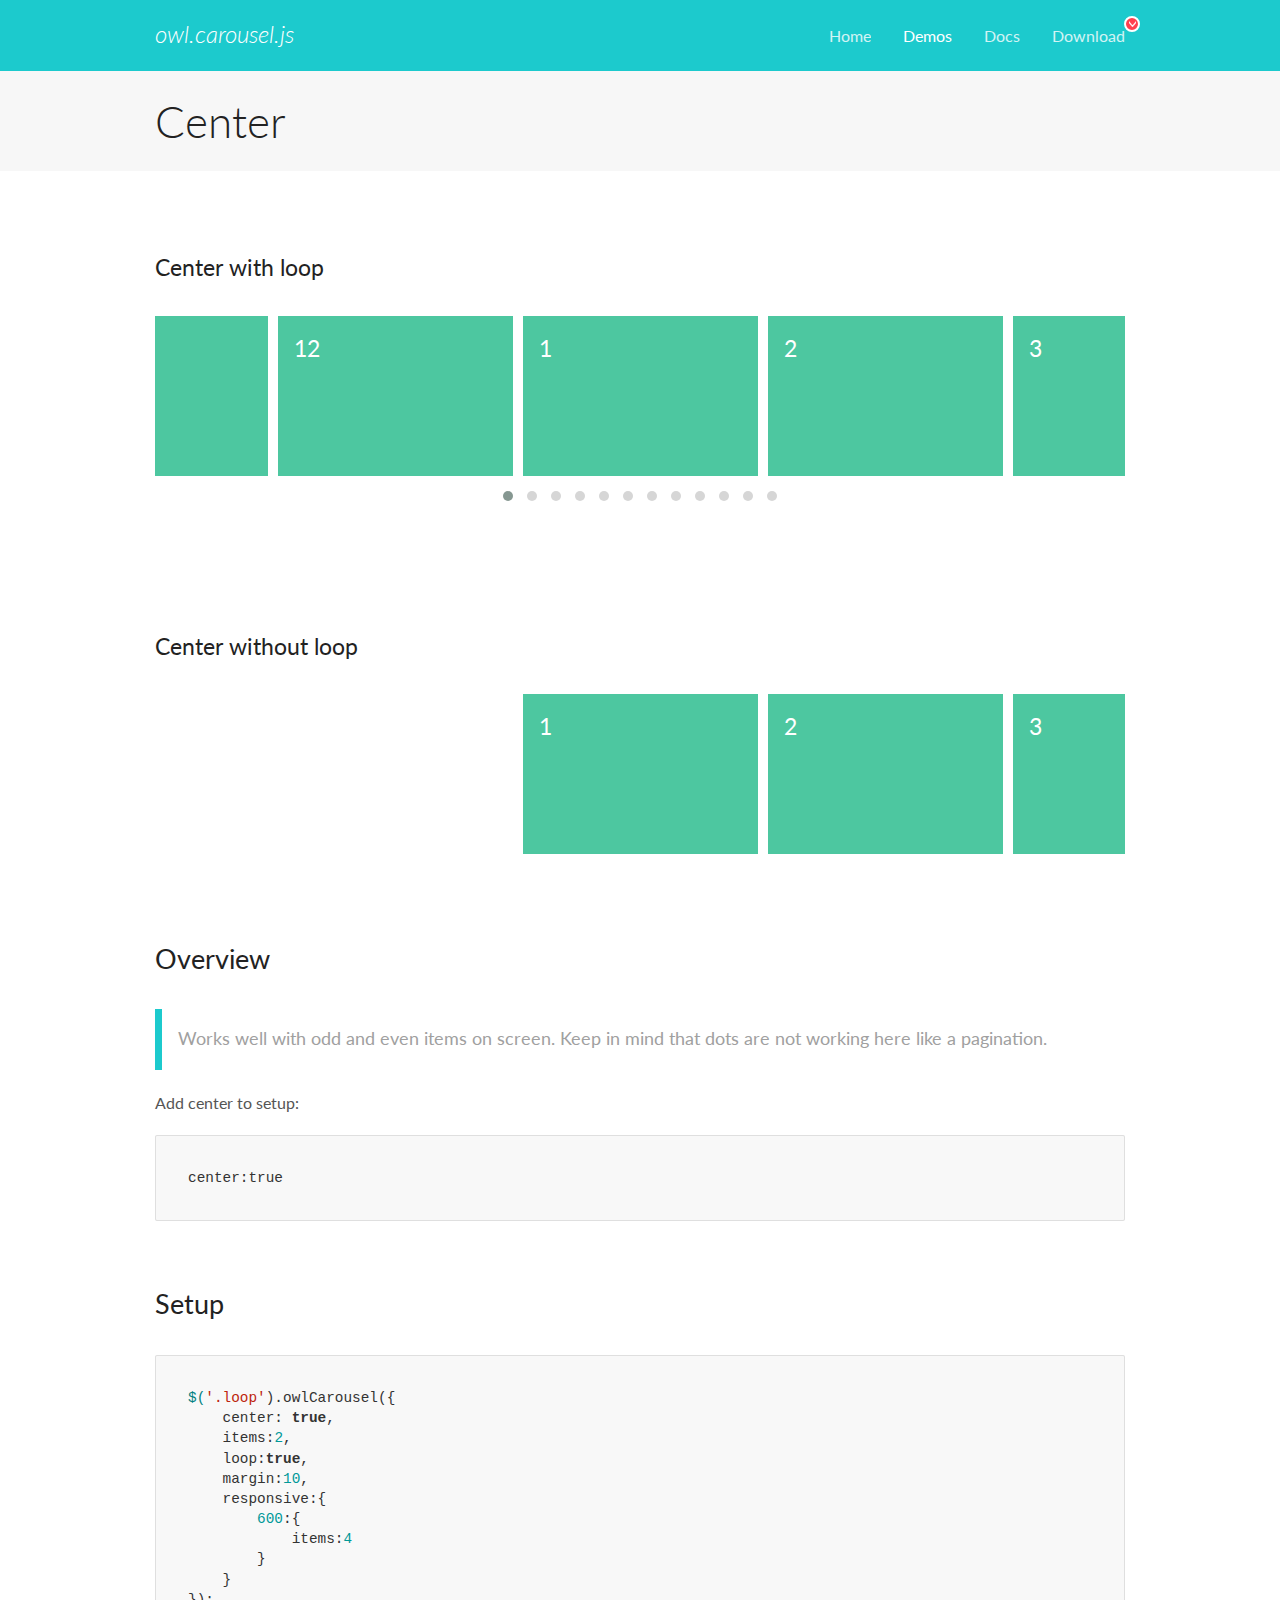
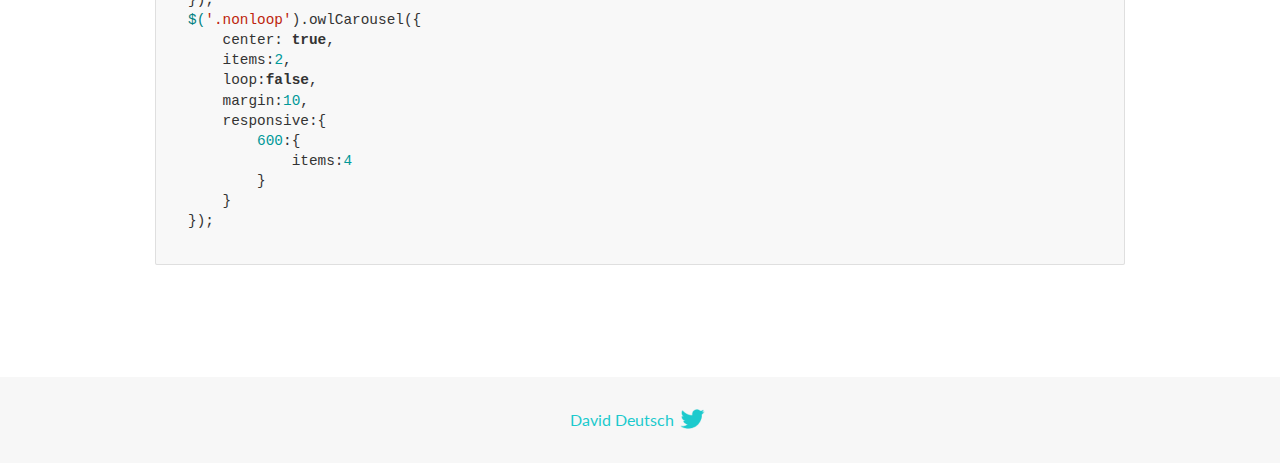
<file: public/vendors/owl/docs/demos/center.html>
<!DOCTYPE html>
<html lang="en">
  <head>

    <!-- head -->
    <meta charset="utf-8">
    <meta name="msapplication-tap-highlight" content="no" />
    <meta name="viewport" content="width=device-width, initial-scale=1.0" />
    <meta name="description" content="Center carousel">
    <meta name="author" content="David Deutsch">
    <title>
      Center Demo | Owl Carousel | 2.3.4
    </title>

    <!-- Stylesheets -->
    <link href='https://fonts.googleapis.com/css?family=Lato:300,400,700,400italic,300italic' rel='stylesheet' type='text/css'>
    <link rel="stylesheet" href="../assets/css/docs.theme.min.css">

    <!-- Owl Stylesheets -->
    <link rel="stylesheet" href="../assets/owlcarousel/assets/owl.carousel.min.css">
    <link rel="stylesheet" href="../assets/owlcarousel/assets/owl.theme.default.min.css">

    <!-- HTML5 shim and Respond.js IE8 support of HTML5 elements and media queries -->

    <!--[if lt IE 9]>
      <script src="https://oss.maxcdn.com/libs/html5shiv/3.7.0/html5shiv.js"></script>
      <script src="https://oss.maxcdn.com/libs/respond.js/1.3.0/respond.min.js"></script>
    <![endif]-->

    <!-- Favicons -->
    <link rel="apple-touch-icon-precomposed" sizes="144x144" href="../assets/ico/apple-touch-icon-144-precomposed.png">
    <link rel="shortcut icon" href="../assets/ico/favicon.png">
    <link rel="shortcut icon" href="favicon.ico">

    <!-- Yeah i know js should not be in header. Its required for demos.-->

    <!-- javascript -->
    <script src="../assets/vendors/jquery.min.js"></script>
    <script src="../assets/owlcarousel/owl.carousel.js"></script>
  </head>
  <body>

    <!-- header -->
    <header class="header">
      <div class="row">
        <div class="large-12 columns">
          <div class="brand left">
            <h3>
              <a href="/OwlCarousel2/">owl.carousel.js</a> 
            </h3>
          </div>
          <a id="toggle-nav" class="right">
            <span></span> <span></span> <span></span> 
          </a> 
          <div class="nav-bar">
            <ul class="clearfix">
              <li> <a href="/OwlCarousel2/index.html">Home</a>  </li>
              <li class="active">
                <a href="/OwlCarousel2/demos/demos.html">Demos</a> 
              </li>
              <li> <a href="/OwlCarousel2/docs/started-welcome.html">Docs</a>  </li>
              <li>
                <a href="https://github.com/OwlCarousel2/OwlCarousel2/archive/2.3.4.zip">Download</a> 
                <span class="download"></span> 
              </li>
            </ul>
          </div>
        </div>
      </div>
    </header>

    <!-- title -->
    <section class="title">
      <div class="row">
        <div class="large-12 columns">
          <h1>Center</h1>
        </div>
      </div>
    </section>

    <!--  Demos -->
    <section id="demos">
      <div class="row">
        <div class="large-12 columns">
          <h4 id="center-with-loop">Center with loop</h4>
          <div class="loop owl-carousel owl-theme">
            <div class="item">
              <h4>1</h4>
            </div>
            <div class="item">
              <h4>2</h4>
            </div>
            <div class="item">
              <h4>3</h4>
            </div>
            <div class="item">
              <h4>4</h4>
            </div>
            <div class="item">
              <h4>5</h4>
            </div>
            <div class="item">
              <h4>6</h4>
            </div>
            <div class="item">
              <h4>7</h4>
            </div>
            <div class="item">
              <h4>8</h4>
            </div>
            <div class="item">
              <h4>9</h4>
            </div>
            <div class="item">
              <h4>10</h4>
            </div>
            <div class="item">
              <h4>11</h4>
            </div>
            <div class="item">
              <h4>12</h4>
            </div>
          </div>
          <br>
          <h4 id="center-without-loop">Center without loop</h4>
          <div class="nonloop owl-carousel">
            <div class="item">
              <h4>1</h4>
            </div>
            <div class="item">
              <h4>2</h4>
            </div>
            <div class="item">
              <h4>3</h4>
            </div>
            <div class="item">
              <h4>4</h4>
            </div>
            <div class="item">
              <h4>5</h4>
            </div>
            <div class="item">
              <h4>6</h4>
            </div>
            <div class="item">
              <h4>7</h4>
            </div>
            <div class="item">
              <h4>8</h4>
            </div>
            <div class="item">
              <h4>9</h4>
            </div>
            <div class="item">
              <h4>10</h4>
            </div>
            <div class="item">
              <h4>11</h4>
            </div>
            <div class="item">
              <h4>12</h4>
            </div>
          </div>
          <h3 id="overview">Overview</h3>
          <blockquote>
            <p>Works well with odd and even items on screen. Keep in mind that dots are not working here like a pagination.</p>
          </blockquote>
          <p>Add center to setup:</p>
          <pre><code>center:true</code></pre>
          <h3 id="setup">Setup</h3>
          <pre><code>$(&#39;.loop&#39;).owlCarousel({
    center: true,
    items:2,
    loop:true,
    margin:10,
    responsive:{
        600:{
            items:4
        }
    }
});
$(&#39;.nonloop&#39;).owlCarousel({
    center: true,
    items:2,
    loop:false,
    margin:10,
    responsive:{
        600:{
            items:4
        }
    }
});</code></pre>
          <script>
            jQuery(document).ready(function($) {
              $('.loop').owlCarousel({
                center: true,
                items: 2,
                loop: true,
                margin: 10,
                responsive: {
                  600: {
                    items: 4
                  }
                }
              });
              $('.nonloop').owlCarousel({
                center: true,
                items: 2,
                loop: false,
                margin: 10,
                responsive: {
                  600: {
                    items: 4
                  }
                }
              });
            });
          </script>
        </div>
      </div>
    </section>

    <!-- footer -->
    <footer class="footer">
      <div class="row">
        <div class="large-12 columns">
          <h5>
            <a href="/OwlCarousel2/docs/support-contact.html">David Deutsch</a> 
            <a id="custom-tweet-button" href="https://twitter.com/share?url=https://github.com/OwlCarousel2/OwlCarousel2&text=Owl Carousel - This is so awesome! " target="_blank"></a> 
          </h5>
        </div>
      </div>
    </footer>

    <!-- vendors -->
    <script src="../assets/vendors/highlight.js"></script>
    <script src="../assets/js/app.js"></script>
  </body>
</html>
</file>
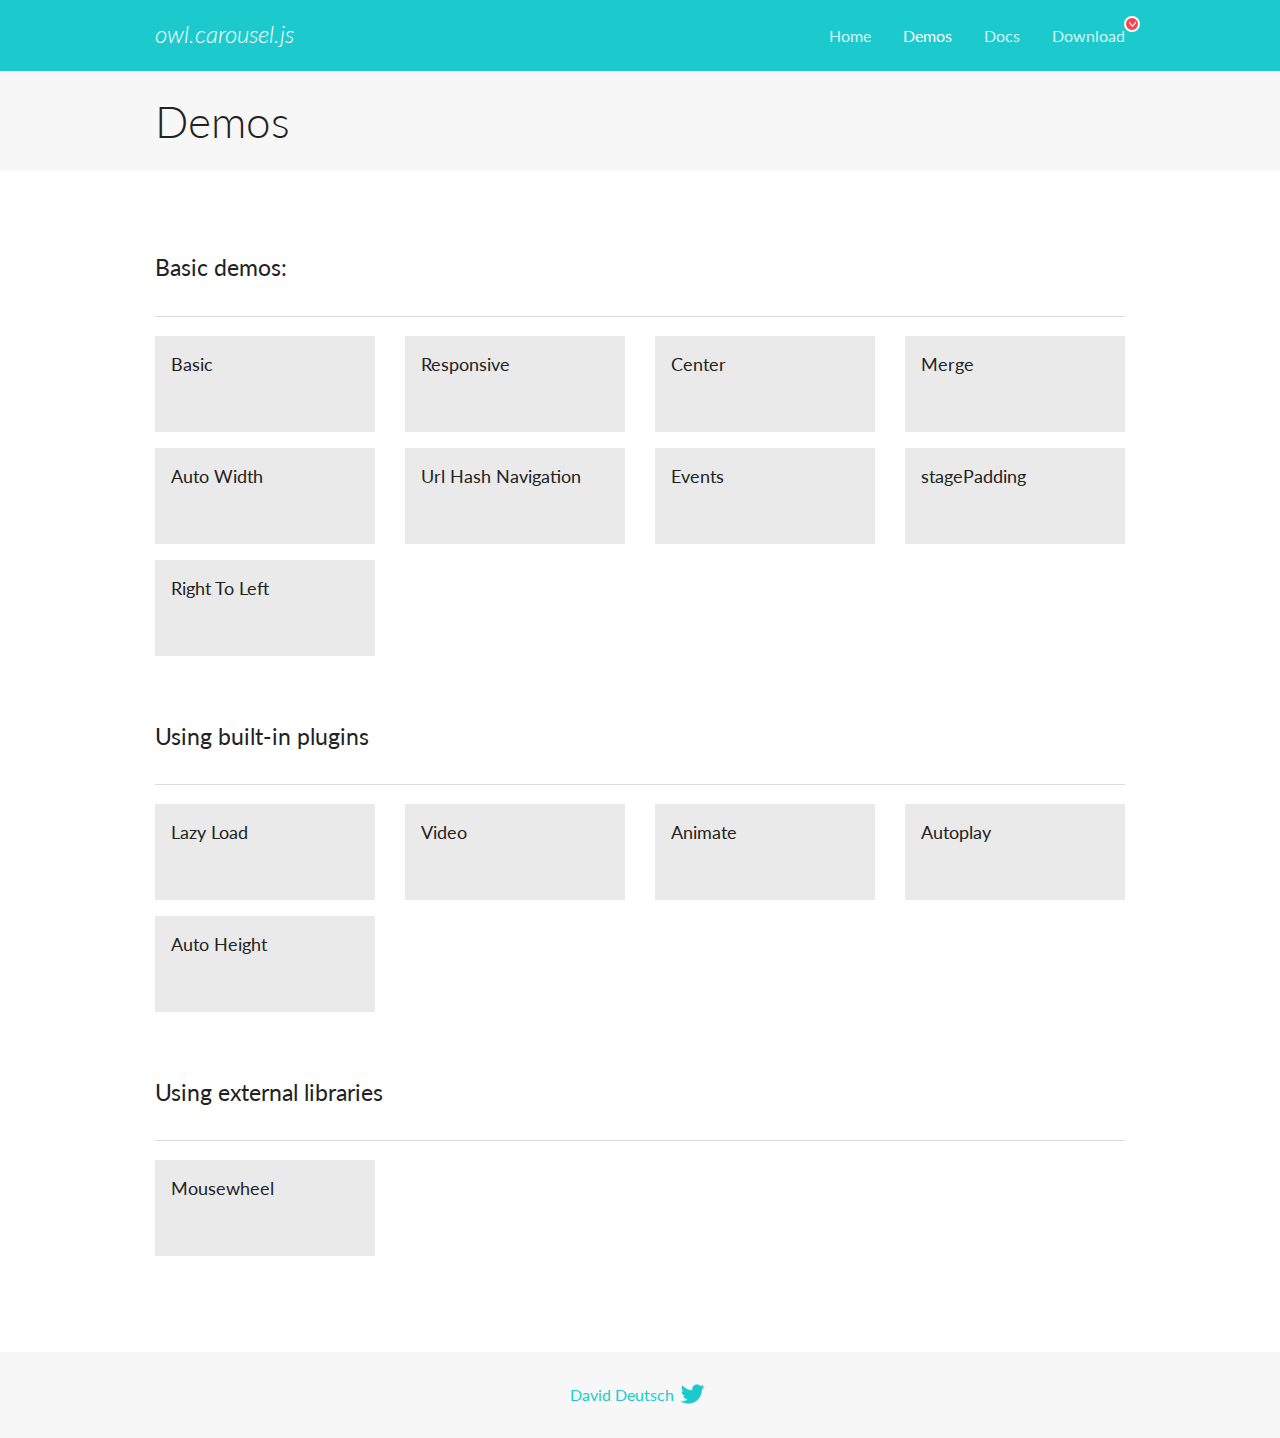
<file: public/vendors/owl/docs/demos/demos.html>
<!DOCTYPE html>
<html lang="en">
  <head>

    <!-- head -->
    <meta charset="utf-8">
    <meta name="msapplication-tap-highlight" content="no" />
    <meta name="viewport" content="width=device-width, initial-scale=1.0" />
    <meta name="description" content="A list of Owl Carousel examples.">
    <meta name="author" content="David Deutsch">
    <title>
      Demos | Owl Carousel | 2.3.4
    </title>

    <!-- Stylesheets -->
    <link href='https://fonts.googleapis.com/css?family=Lato:300,400,700,400italic,300italic' rel='stylesheet' type='text/css'>
    <link rel="stylesheet" href="../assets/css/docs.theme.min.css">

    <!-- Owl Stylesheets -->
    <link rel="stylesheet" href="../assets/owlcarousel/assets/owl.carousel.min.css">
    <link rel="stylesheet" href="../assets/owlcarousel/assets/owl.theme.default.min.css">

    <!-- HTML5 shim and Respond.js IE8 support of HTML5 elements and media queries -->

    <!--[if lt IE 9]>
      <script src="https://oss.maxcdn.com/libs/html5shiv/3.7.0/html5shiv.js"></script>
      <script src="https://oss.maxcdn.com/libs/respond.js/1.3.0/respond.min.js"></script>
    <![endif]-->

    <!-- Favicons -->
    <link rel="apple-touch-icon-precomposed" sizes="144x144" href="../assets/ico/apple-touch-icon-144-precomposed.png">
    <link rel="shortcut icon" href="../assets/ico/favicon.png">
    <link rel="shortcut icon" href="favicon.ico">

    <!-- Yeah i know js should not be in header. Its required for demos.-->

    <!-- javascript -->
    <script src="../assets/vendors/jquery.min.js"></script>
    <script src="../assets/owlcarousel/owl.carousel.js"></script>
  </head>
  <body>

    <!-- header -->
    <header class="header">
      <div class="row">
        <div class="large-12 columns">
          <div class="brand left">
            <h3>
              <a href="/OwlCarousel2/">owl.carousel.js</a> 
            </h3>
          </div>
          <a id="toggle-nav" class="right">
            <span></span> <span></span> <span></span> 
          </a> 
          <div class="nav-bar">
            <ul class="clearfix">
              <li> <a href="/OwlCarousel2/index.html">Home</a>  </li>
              <li class="active">
                <a href="/OwlCarousel2/demos/demos.html">Demos</a> 
              </li>
              <li> <a href="/OwlCarousel2/docs/started-welcome.html">Docs</a>  </li>
              <li>
                <a href="https://github.com/OwlCarousel2/OwlCarousel2/archive/2.3.4.zip">Download</a> 
                <span class="download"></span> 
              </li>
            </ul>
          </div>
        </div>
      </div>
    </header>

    <!-- title -->
    <section class="title">
      <div class="row">
        <div class="large-12 columns">
          <h1>Demos</h1>
        </div>
      </div>
    </section>

    <!--  Demos -->
    <section id="demos">
      <div class="row">
        <div class="large-12 columns">
          <h4 id="basic-demos-">Basic demos:</h4>
          <hr>
          <div class="demo-list">
            <div class="row">
              <div class="small-6 medium-4 large-3 columns">
                <a href="basic.html" class="demo-block">
                  <h5>Basic </h5>
                </a> 
              </div>
              <div class="small-6 medium-4 large-3 columns">
                <a href="responsive.html" class="demo-block">
                  <h5>Responsive </h5>
                </a> 
              </div>
              <div class="small-6 medium-4 large-3 columns">
                <a href="center.html" class="demo-block">
                  <h5>Center </h5>
                </a> 
              </div>
              <div class="small-6 medium-4 large-3 columns">
                <a href="merge.html" class="demo-block">
                  <h5>Merge </h5>
                </a> 
              </div>
              <div class="small-6 medium-4 large-3 columns">
                <a href="autowidth.html" class="demo-block">
                  <h5>Auto Width </h5>
                </a> 
              </div>
              <div class="small-6 medium-4 large-3 columns">
                <a href="urlhashnav.html" class="demo-block">
                  <h5>Url Hash Navigation </h5>
                </a> 
              </div>
              <div class="small-6 medium-4 large-3 columns">
                <a href="events.html" class="demo-block">
                  <h5>Events </h5>
                </a> 
              </div>
              <div class="small-6 medium-4 large-3 columns">
                <a href="stagepadding.html" class="demo-block">
                  <h5>stagePadding </h5>
                </a> 
              </div>
              <div class="small-6 medium-4 large-3 columns">
                <a href="rtl.html" class="demo-block">
                  <h5>Right To Left </h5>
                </a> 
              </div>
            </div>
          </div>
          <h4 id="using-built-in-plugins">Using built-in plugins</h4>
          <hr>
          <div class="demo-list">
            <div class="row">
              <div class="small-6 medium-4 large-3 columns">
                <a href="lazyLoad.html" class="demo-block">
                  <h5>Lazy Load </h5>
                </a> 
              </div>
              <div class="small-6 medium-4 large-3 columns">
                <a href="video.html" class="demo-block">
                  <h5>Video </h5>
                </a> 
              </div>
              <div class="small-6 medium-4 large-3 columns">
                <a href="animate.html" class="demo-block">
                  <h5>Animate </h5>
                </a> 
              </div>
              <div class="small-6 medium-4 large-3 columns">
                <a href="autoplay.html" class="demo-block">
                  <h5>Autoplay </h5>
                </a> 
              </div>
              <div class="small-6 medium-4 large-3 columns">
                <a href="autoheight.html" class="demo-block">
                  <h5>Auto Height </h5>
                </a> 
              </div>
            </div>
          </div>
          <h4 id="using-external-libraries">Using external libraries</h4>
          <hr>
          <div class="demo-list">
            <div class="row">
              <div class="small-6 medium-4 large-3 columns">
                <a href="mousewheel.html" class="demo-block">
                  <h5>Mousewheel </h5>
                </a> 
              </div>
            </div>
          </div>
        </div>
      </div>
    </section>

    <!-- footer -->
    <footer class="footer">
      <div class="row">
        <div class="large-12 columns">
          <h5>
            <a href="/OwlCarousel2/docs/support-contact.html">David Deutsch</a> 
            <a id="custom-tweet-button" href="https://twitter.com/share?url=https://github.com/OwlCarousel2/OwlCarousel2&text=Owl Carousel - This is so awesome! " target="_blank"></a> 
          </h5>
        </div>
      </div>
    </footer>

    <!-- vendors -->
    <script src="../assets/vendors/highlight.js"></script>
    <script src="../assets/js/app.js"></script>
  </body>
</html>
</file>
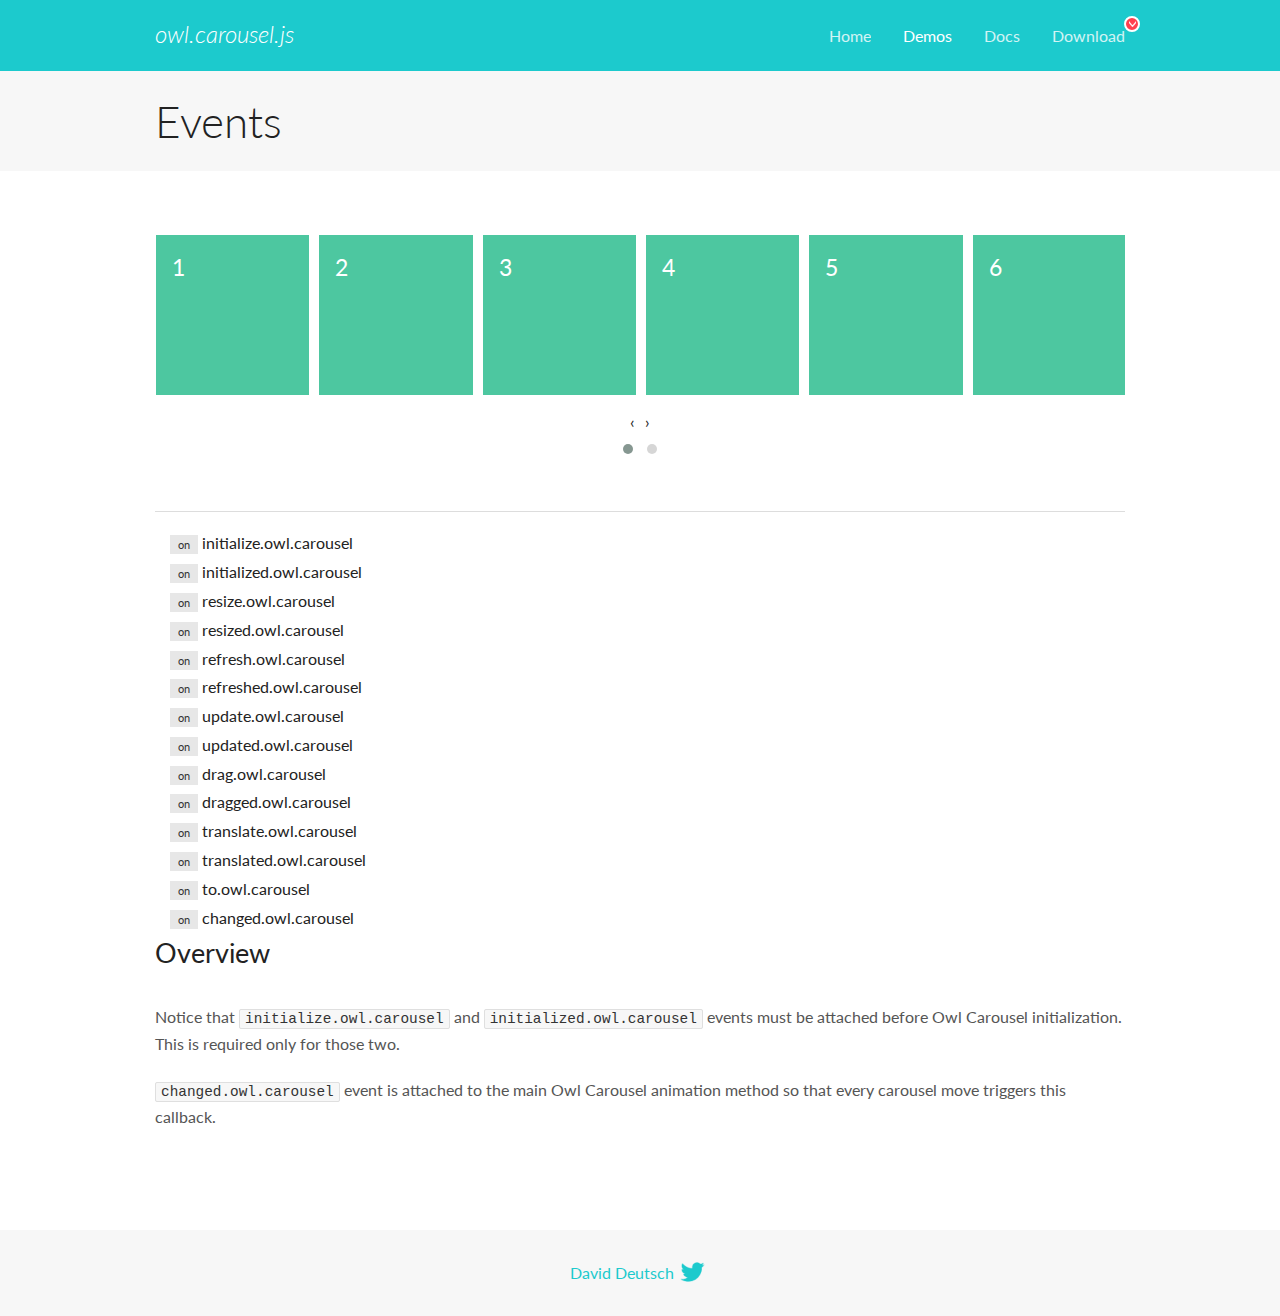
<file: public/vendors/owl/docs/demos/events.html>
<!DOCTYPE html>
<html lang="en">
  <head>

    <!-- head -->
    <meta charset="utf-8">
    <meta name="msapplication-tap-highlight" content="no" />
    <meta name="viewport" content="width=device-width, initial-scale=1.0" />
    <meta name="description" content="Events usage demo">
    <meta name="author" content="David Deutsch">
    <title>
      Events Demo | Owl Carousel | 2.3.4
    </title>

    <!-- Stylesheets -->
    <link href='https://fonts.googleapis.com/css?family=Lato:300,400,700,400italic,300italic' rel='stylesheet' type='text/css'>
    <link rel="stylesheet" href="../assets/css/docs.theme.min.css">

    <!-- Owl Stylesheets -->
    <link rel="stylesheet" href="../assets/owlcarousel/assets/owl.carousel.min.css">
    <link rel="stylesheet" href="../assets/owlcarousel/assets/owl.theme.default.min.css">

    <!-- HTML5 shim and Respond.js IE8 support of HTML5 elements and media queries -->

    <!--[if lt IE 9]>
      <script src="https://oss.maxcdn.com/libs/html5shiv/3.7.0/html5shiv.js"></script>
      <script src="https://oss.maxcdn.com/libs/respond.js/1.3.0/respond.min.js"></script>
    <![endif]-->

    <!-- Favicons -->
    <link rel="apple-touch-icon-precomposed" sizes="144x144" href="../assets/ico/apple-touch-icon-144-precomposed.png">
    <link rel="shortcut icon" href="../assets/ico/favicon.png">
    <link rel="shortcut icon" href="favicon.ico">

    <!-- Yeah i know js should not be in header. Its required for demos.-->

    <!-- javascript -->
    <script src="../assets/vendors/jquery.min.js"></script>
    <script src="../assets/owlcarousel/owl.carousel.js"></script>
  </head>
  <body>

    <!-- header -->
    <header class="header">
      <div class="row">
        <div class="large-12 columns">
          <div class="brand left">
            <h3>
              <a href="/OwlCarousel2/">owl.carousel.js</a> 
            </h3>
          </div>
          <a id="toggle-nav" class="right">
            <span></span> <span></span> <span></span> 
          </a> 
          <div class="nav-bar">
            <ul class="clearfix">
              <li> <a href="/OwlCarousel2/index.html">Home</a>  </li>
              <li class="active">
                <a href="/OwlCarousel2/demos/demos.html">Demos</a> 
              </li>
              <li> <a href="/OwlCarousel2/docs/started-welcome.html">Docs</a>  </li>
              <li>
                <a href="https://github.com/OwlCarousel2/OwlCarousel2/archive/2.3.4.zip">Download</a> 
                <span class="download"></span> 
              </li>
            </ul>
          </div>
        </div>
      </div>
    </header>

    <!-- title -->
    <section class="title">
      <div class="row">
        <div class="large-12 columns">
          <h1>Events</h1>
        </div>
      </div>
    </section>

    <!--  Demos -->
    <section id="demos">
      <div class="row">
        <div class="large-12 columns">
          <div class="owl-carousel owl-theme">
            <div class="item">
              <h4>1</h4>
            </div>
            <div class="item">
              <h4>2</h4>
            </div>
            <div class="item">
              <h4>3</h4>
            </div>
            <div class="item">
              <h4>4</h4>
            </div>
            <div class="item">
              <h4>5</h4>
            </div>
            <div class="item">
              <h4>6</h4>
            </div>
            <div class="item">
              <h4>7</h4>
            </div>
            <div class="item">
              <h4>8</h4>
            </div>
            <div class="item">
              <h4>9</h4>
            </div>
            <div class="item">
              <h4>10</h4>
            </div>
            <div class="item">
              <h4>11</h4>
            </div>
            <div class="item">
              <h4>12</h4>
            </div>
          </div>
          <hr>
          <div class="large-12 columns callbacks">
            <div><span class="label secondary initialize">on</span>  initialize.owl.carousel </div>
            <div><span class="label secondary initialized">on</span>  initialized.owl.carousel </div>
            <div><span class="label secondary resize">on</span>  resize.owl.carousel </div>
            <div><span class="label secondary resized">on</span>  resized.owl.carousel </div>
            <div><span class="label secondary refresh">on</span>  refresh.owl.carousel </div>
            <div><span class="label secondary refreshed">on</span>  refreshed.owl.carousel </div>
            <div><span class="label secondary update">on</span>  update.owl.carousel </div>
            <div><span class="label secondary updated">on</span>  updated.owl.carousel </div>
            <div><span class="label secondary drag">on</span>  drag.owl.carousel </div>
            <div><span class="label secondary dragged">on</span>  dragged.owl.carousel </div>
            <div><span class="label secondary translate">on</span>  translate.owl.carousel </div>
            <div><span class="label secondary translated">on</span>  translated.owl.carousel </div>
            <div><span class="label secondary to">on</span>  to.owl.carousel </div>
            <div><span class="label secondary changed">on</span>  changed.owl.carousel </div>
          </div>
          <h3 id="overview">Overview</h3>
          <p>Notice that <code>initialize.owl.carousel</code> and <code>initialized.owl.carousel</code> events must be attached before Owl Carousel initialization. This is required only for those two.</p>
          <p><code>changed.owl.carousel</code> event is attached to the main Owl Carousel animation method so that every carousel move triggers this callback.</p>
          <script>
            jQuery(document).ready(function($) {
              var owl = $('.owl-carousel');
              owl.on('initialize.owl.carousel initialized.owl.carousel ' +
                'initialize.owl.carousel initialize.owl.carousel ' +
                'resize.owl.carousel resized.owl.carousel ' +
                'refresh.owl.carousel refreshed.owl.carousel ' +
                'update.owl.carousel updated.owl.carousel ' +
                'drag.owl.carousel dragged.owl.carousel ' +
                'translate.owl.carousel translated.owl.carousel ' +
                'to.owl.carousel changed.owl.carousel',
                function(e) {
                  $('.' + e.type)
                    .removeClass('secondary')
                    .addClass('success');
                  window.setTimeout(function() {
                    $('.' + e.type)
                      .removeClass('success')
                      .addClass('secondary');
                  }, 500);
                });
              owl.owlCarousel({
                loop: true,
                nav: true,
                lazyLoad: true,
                margin: 10,
                video: true,
                responsive: {
                  0: {
                    items: 1
                  },
                  600: {
                    items: 3
                  },
                  960: {
                    items: 5,
                  },
                  1200: {
                    items: 6
                  }
                }
              });
            });
          </script>
        </div>
      </div>
    </section>

    <!-- footer -->
    <footer class="footer">
      <div class="row">
        <div class="large-12 columns">
          <h5>
            <a href="/OwlCarousel2/docs/support-contact.html">David Deutsch</a> 
            <a id="custom-tweet-button" href="https://twitter.com/share?url=https://github.com/OwlCarousel2/OwlCarousel2&text=Owl Carousel - This is so awesome! " target="_blank"></a> 
          </h5>
        </div>
      </div>
    </footer>

    <!-- vendors -->
    <script src="../assets/vendors/highlight.js"></script>
    <script src="../assets/js/app.js"></script>
  </body>
</html>
</file>
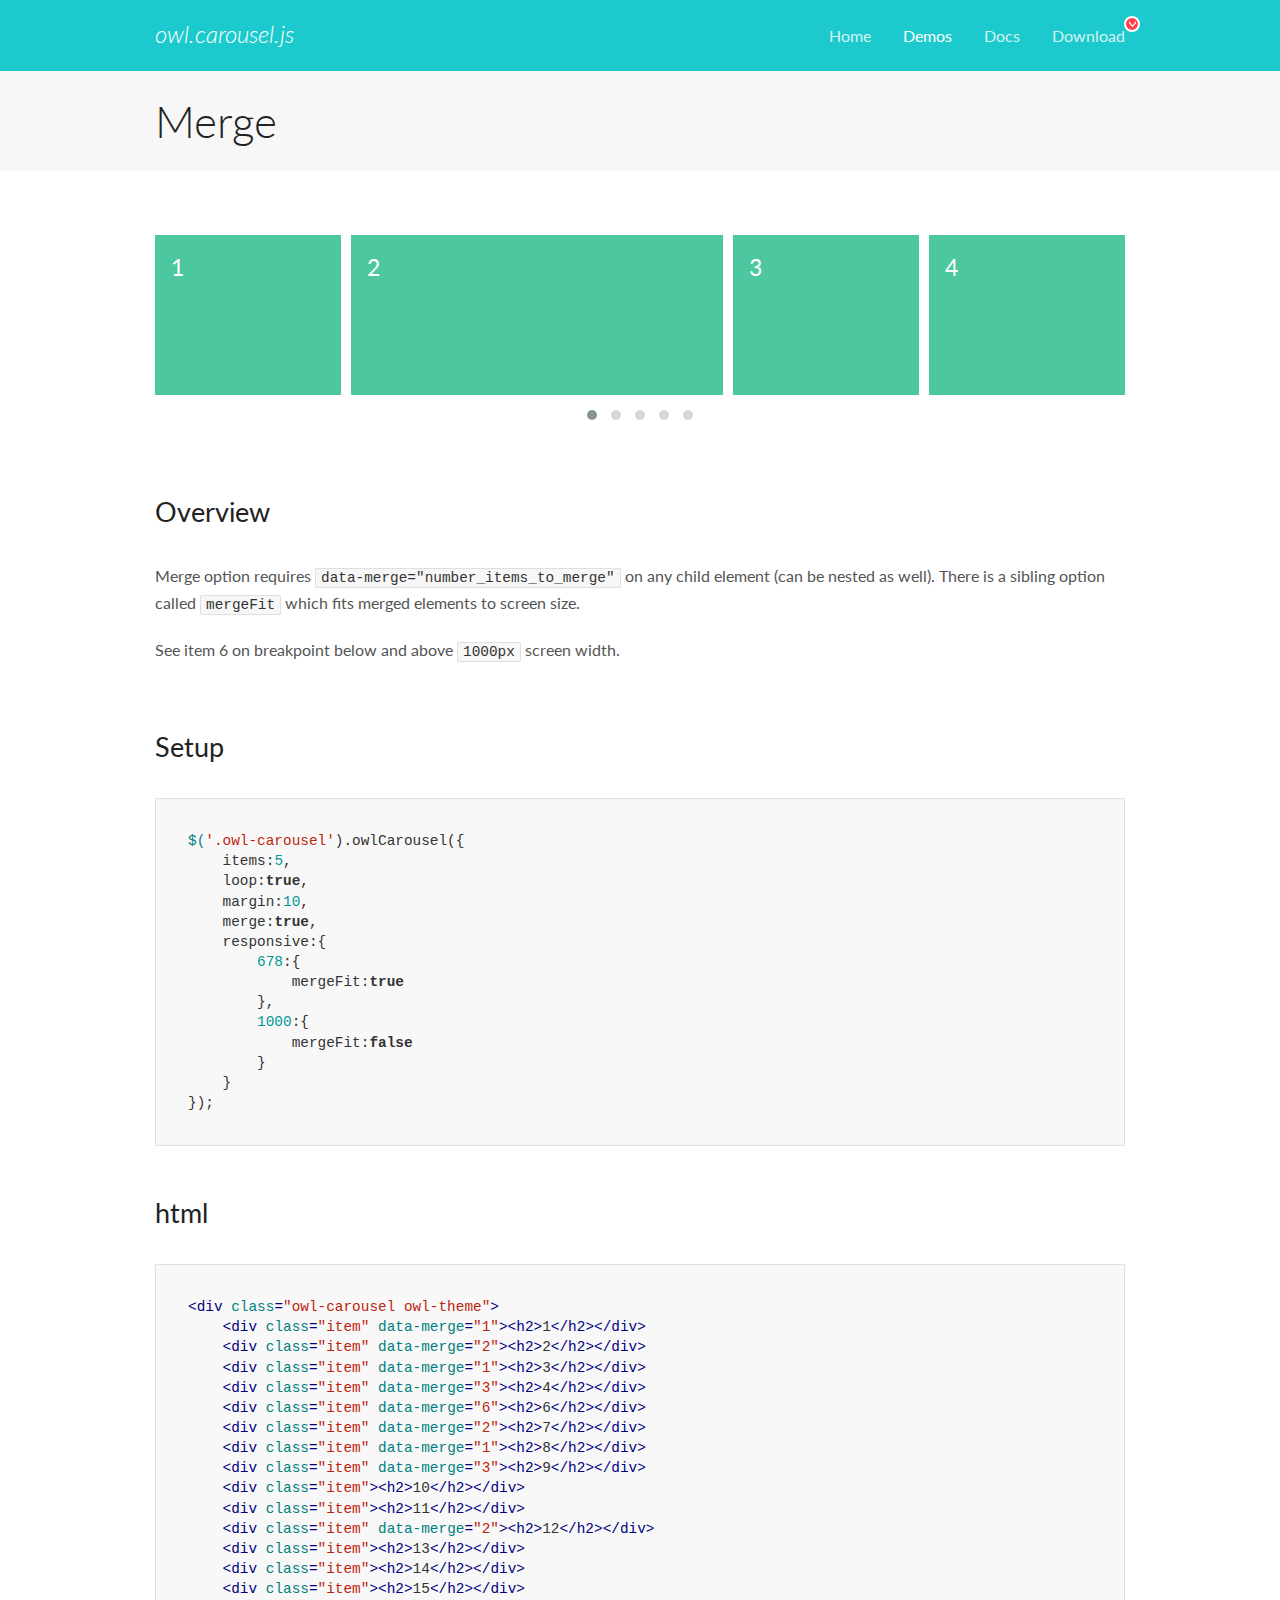
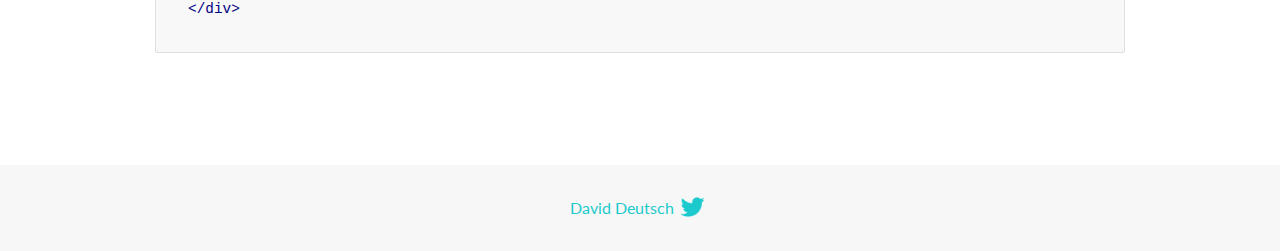
<file: public/vendors/owl/docs/demos/merge.html>
<!DOCTYPE html>
<html lang="en">
  <head>

    <!-- head -->
    <meta charset="utf-8">
    <meta name="msapplication-tap-highlight" content="no" />
    <meta name="viewport" content="width=device-width, initial-scale=1.0" />
    <meta name="description" content="Merge Items">
    <meta name="author" content="David Deutsch">
    <title>
      Merge Demo | Owl Carousel | 2.3.4
    </title>

    <!-- Stylesheets -->
    <link href='https://fonts.googleapis.com/css?family=Lato:300,400,700,400italic,300italic' rel='stylesheet' type='text/css'>
    <link rel="stylesheet" href="../assets/css/docs.theme.min.css">

    <!-- Owl Stylesheets -->
    <link rel="stylesheet" href="../assets/owlcarousel/assets/owl.carousel.min.css">
    <link rel="stylesheet" href="../assets/owlcarousel/assets/owl.theme.default.min.css">

    <!-- HTML5 shim and Respond.js IE8 support of HTML5 elements and media queries -->

    <!--[if lt IE 9]>
      <script src="https://oss.maxcdn.com/libs/html5shiv/3.7.0/html5shiv.js"></script>
      <script src="https://oss.maxcdn.com/libs/respond.js/1.3.0/respond.min.js"></script>
    <![endif]-->

    <!-- Favicons -->
    <link rel="apple-touch-icon-precomposed" sizes="144x144" href="../assets/ico/apple-touch-icon-144-precomposed.png">
    <link rel="shortcut icon" href="../assets/ico/favicon.png">
    <link rel="shortcut icon" href="favicon.ico">

    <!-- Yeah i know js should not be in header. Its required for demos.-->

    <!-- javascript -->
    <script src="../assets/vendors/jquery.min.js"></script>
    <script src="../assets/owlcarousel/owl.carousel.js"></script>
  </head>
  <body>

    <!-- header -->
    <header class="header">
      <div class="row">
        <div class="large-12 columns">
          <div class="brand left">
            <h3>
              <a href="/OwlCarousel2/">owl.carousel.js</a> 
            </h3>
          </div>
          <a id="toggle-nav" class="right">
            <span></span> <span></span> <span></span> 
          </a> 
          <div class="nav-bar">
            <ul class="clearfix">
              <li> <a href="/OwlCarousel2/index.html">Home</a>  </li>
              <li class="active">
                <a href="/OwlCarousel2/demos/demos.html">Demos</a> 
              </li>
              <li> <a href="/OwlCarousel2/docs/started-welcome.html">Docs</a>  </li>
              <li>
                <a href="https://github.com/OwlCarousel2/OwlCarousel2/archive/2.3.4.zip">Download</a> 
                <span class="download"></span> 
              </li>
            </ul>
          </div>
        </div>
      </div>
    </header>

    <!-- title -->
    <section class="title">
      <div class="row">
        <div class="large-12 columns">
          <h1>Merge</h1>
        </div>
      </div>
    </section>

    <!--  Demos -->
    <section id="demos">
      <div class="row">
        <div class="large-12 columns">
          <div class="owl-carousel owl-theme">
            <div class="item" data-merge="1">
              <h4>1</h4>
            </div>
            <div class="item" data-merge="2">
              <h4>2</h4>
            </div>
            <div class="item" data-merge="1">
              <h4>3</h4>
            </div>
            <div class="item" data-merge="3">
              <h4>4</h4>
            </div>
            <div class="item" data-merge="6">
              <h4>6</h4>
            </div>
            <div class="item" data-merge="2">
              <h4>7</h4>
            </div>
            <div class="item" data-merge="1">
              <h4>8</h4>
            </div>
            <div class="item" data-merge="3">
              <h4>9</h4>
            </div>
            <div class="item">
              <h4>10</h4>
            </div>
            <div class="item">
              <h4>11</h4>
            </div>
            <div class="item" data-merge="2">
              <h4>12</h4>
            </div>
            <div class="item">
              <h4>13</h4>
            </div>
            <div class="item">
              <h4>14</h4>
            </div>
            <div class="item">
              <h4>15</h4>
            </div>
          </div>
          <h3 id="overview">Overview</h3>
          <p>Merge option requires <code>data-merge=&quot;number_items_to_merge&quot;</code> on any child element (can be nested as well). There is a sibling option called <code>mergeFit</code> which fits merged elements to screen size. </p>
          <p>See item 6 on breakpoint below and above <code>1000px</code> screen width.</p>
          <h3 id="setup">Setup</h3>
          <pre><code>$(&#39;.owl-carousel&#39;).owlCarousel({
    items:5,
    loop:true,
    margin:10,
    merge:true,
    responsive:{
        678:{
            mergeFit:true
        },
        1000:{
            mergeFit:false
        }
    }
});</code></pre>
          <h3 id="html">html</h3>
          <pre><code>&lt;div class=&quot;owl-carousel owl-theme&quot;&gt;
    &lt;div class=&quot;item&quot; data-merge=&quot;1&quot;&gt;&lt;h2&gt;1&lt;/h2&gt;&lt;/div&gt;
    &lt;div class=&quot;item&quot; data-merge=&quot;2&quot;&gt;&lt;h2&gt;2&lt;/h2&gt;&lt;/div&gt;
    &lt;div class=&quot;item&quot; data-merge=&quot;1&quot;&gt;&lt;h2&gt;3&lt;/h2&gt;&lt;/div&gt;
    &lt;div class=&quot;item&quot; data-merge=&quot;3&quot;&gt;&lt;h2&gt;4&lt;/h2&gt;&lt;/div&gt;
    &lt;div class=&quot;item&quot; data-merge=&quot;6&quot;&gt;&lt;h2&gt;6&lt;/h2&gt;&lt;/div&gt;
    &lt;div class=&quot;item&quot; data-merge=&quot;2&quot;&gt;&lt;h2&gt;7&lt;/h2&gt;&lt;/div&gt;
    &lt;div class=&quot;item&quot; data-merge=&quot;1&quot;&gt;&lt;h2&gt;8&lt;/h2&gt;&lt;/div&gt;
    &lt;div class=&quot;item&quot; data-merge=&quot;3&quot;&gt;&lt;h2&gt;9&lt;/h2&gt;&lt;/div&gt;
    &lt;div class=&quot;item&quot;&gt;&lt;h2&gt;10&lt;/h2&gt;&lt;/div&gt;
    &lt;div class=&quot;item&quot;&gt;&lt;h2&gt;11&lt;/h2&gt;&lt;/div&gt;
    &lt;div class=&quot;item&quot; data-merge=&quot;2&quot;&gt;&lt;h2&gt;12&lt;/h2&gt;&lt;/div&gt;
    &lt;div class=&quot;item&quot;&gt;&lt;h2&gt;13&lt;/h2&gt;&lt;/div&gt;
    &lt;div class=&quot;item&quot;&gt;&lt;h2&gt;14&lt;/h2&gt;&lt;/div&gt;
    &lt;div class=&quot;item&quot;&gt;&lt;h2&gt;15&lt;/h2&gt;&lt;/div&gt;
&lt;/div&gt;</code></pre>
          <script>
            $(document).ready(function() {
              $('.owl-carousel').owlCarousel({
                items: 5,
                loop: true,
                margin: 10,
                merge: true,
                responsive: {
                  678: {
                    mergeFit: true
                  },
                  1000: {
                    mergeFit: false
                  }
                }
              });
            })
          </script>
        </div>
      </div>
    </section>

    <!-- footer -->
    <footer class="footer">
      <div class="row">
        <div class="large-12 columns">
          <h5>
            <a href="/OwlCarousel2/docs/support-contact.html">David Deutsch</a> 
            <a id="custom-tweet-button" href="https://twitter.com/share?url=https://github.com/OwlCarousel2/OwlCarousel2&text=Owl Carousel - This is so awesome! " target="_blank"></a> 
          </h5>
        </div>
      </div>
    </footer>

    <!-- vendors -->
    <script src="../assets/vendors/highlight.js"></script>
    <script src="../assets/js/app.js"></script>
  </body>
</html>
</file>
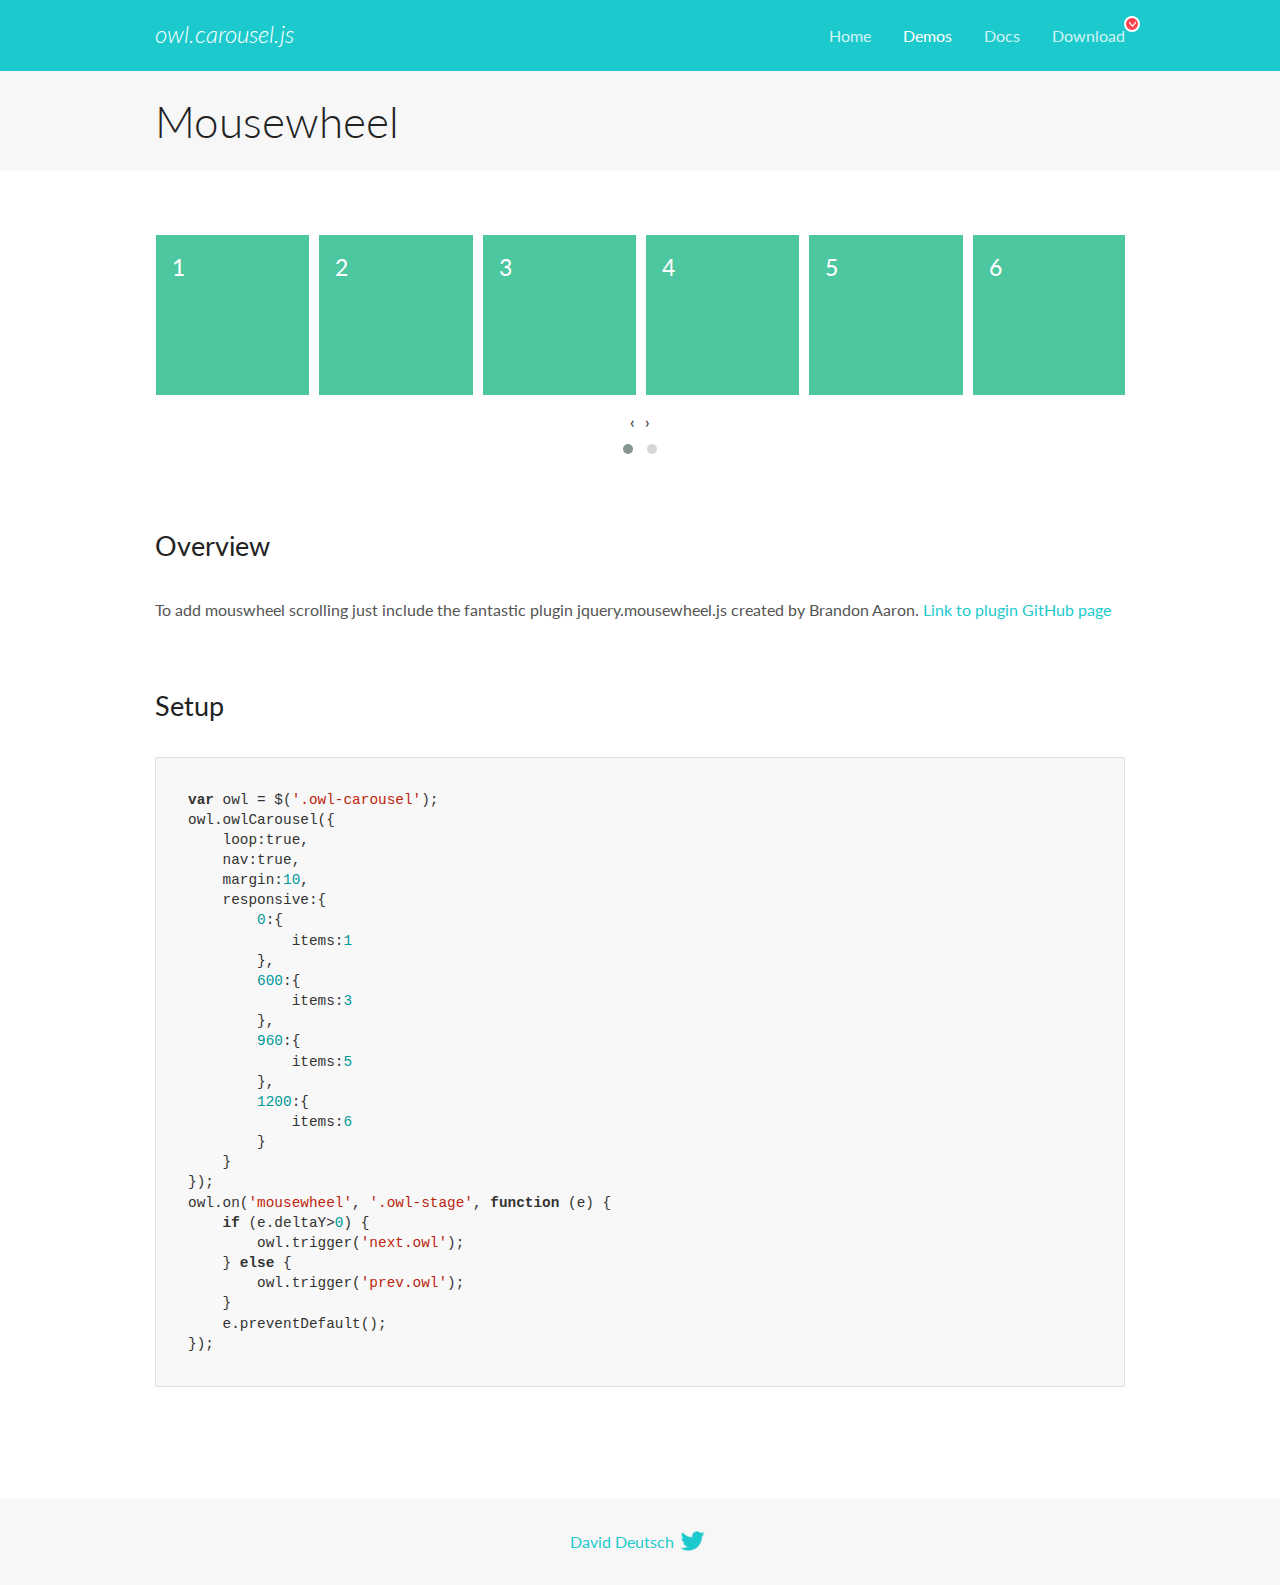
<file: public/vendors/owl/docs/demos/mousewheel.html>
<!DOCTYPE html>
<html lang="en">
  <head>

    <!-- head -->
    <meta charset="utf-8">
    <meta name="msapplication-tap-highlight" content="no" />
    <meta name="viewport" content="width=device-width, initial-scale=1.0" />
    <meta name="description" content="Mousewheel usage demo">
    <meta name="author" content="David Deutsch">
    <title>
      Mousewheel Demo | Owl Carousel | 2.3.4
    </title>

    <!-- Stylesheets -->
    <link href='https://fonts.googleapis.com/css?family=Lato:300,400,700,400italic,300italic' rel='stylesheet' type='text/css'>
    <link rel="stylesheet" href="../assets/css/docs.theme.min.css">

    <!-- Owl Stylesheets -->
    <link rel="stylesheet" href="../assets/owlcarousel/assets/owl.carousel.min.css">
    <link rel="stylesheet" href="../assets/owlcarousel/assets/owl.theme.default.min.css">

    <!-- HTML5 shim and Respond.js IE8 support of HTML5 elements and media queries -->

    <!--[if lt IE 9]>
      <script src="https://oss.maxcdn.com/libs/html5shiv/3.7.0/html5shiv.js"></script>
      <script src="https://oss.maxcdn.com/libs/respond.js/1.3.0/respond.min.js"></script>
    <![endif]-->

    <!-- Favicons -->
    <link rel="apple-touch-icon-precomposed" sizes="144x144" href="../assets/ico/apple-touch-icon-144-precomposed.png">
    <link rel="shortcut icon" href="../assets/ico/favicon.png">
    <link rel="shortcut icon" href="favicon.ico">

    <!-- Yeah i know js should not be in header. Its required for demos.-->

    <!-- javascript -->
    <script src="../assets/vendors/jquery.min.js"></script>
    <script src="../assets/owlcarousel/owl.carousel.js"></script>
  </head>
  <body>

    <!-- header -->
    <header class="header">
      <div class="row">
        <div class="large-12 columns">
          <div class="brand left">
            <h3>
              <a href="/OwlCarousel2/">owl.carousel.js</a> 
            </h3>
          </div>
          <a id="toggle-nav" class="right">
            <span></span> <span></span> <span></span> 
          </a> 
          <div class="nav-bar">
            <ul class="clearfix">
              <li> <a href="/OwlCarousel2/index.html">Home</a>  </li>
              <li class="active">
                <a href="/OwlCarousel2/demos/demos.html">Demos</a> 
              </li>
              <li> <a href="/OwlCarousel2/docs/started-welcome.html">Docs</a>  </li>
              <li>
                <a href="https://github.com/OwlCarousel2/OwlCarousel2/archive/2.3.4.zip">Download</a> 
                <span class="download"></span> 
              </li>
            </ul>
          </div>
        </div>
      </div>
    </header>

    <!-- title -->
    <section class="title">
      <div class="row">
        <div class="large-12 columns">
          <h1>Mousewheel</h1>
        </div>
      </div>
    </section>

    <!--  Demos -->
    <section id="demos">
      <div class="row">
        <div class="large-12 columns">
          <div class="owl-carousel owl-theme">
            <div class="item">
              <h4>1</h4>
            </div>
            <div class="item">
              <h4>2</h4>
            </div>
            <div class="item">
              <h4>3</h4>
            </div>
            <div class="item">
              <h4>4</h4>
            </div>
            <div class="item">
              <h4>5</h4>
            </div>
            <div class="item">
              <h4>6</h4>
            </div>
            <div class="item">
              <h4>7</h4>
            </div>
            <div class="item">
              <h4>8</h4>
            </div>
            <div class="item">
              <h4>9</h4>
            </div>
            <div class="item">
              <h4>10</h4>
            </div>
            <div class="item">
              <h4>11</h4>
            </div>
            <div class="item">
              <h4>12</h4>
            </div>
          </div>
          <h3 id="overview">Overview</h3>
          <p>To add mouswheel scrolling just include the fantastic plugin jquery.mousewheel.js created by Brandon Aaron.
            <a href="https://github.com/brandonaaron/jquery-mousewheel">Link to plugin GitHub page</a> 
          </p>
          <h3 id="setup">Setup</h3>
          <pre><code>var owl = $(&#39;.owl-carousel&#39;);
owl.owlCarousel({
    loop:true,
    nav:true,
    margin:10,
    responsive:{
        0:{
            items:1
        },
        600:{
            items:3
        },            
        960:{
            items:5
        },
        1200:{
            items:6
        }
    }
});
owl.on(&#39;mousewheel&#39;, &#39;.owl-stage&#39;, function (e) {
    if (e.deltaY&gt;0) {
        owl.trigger(&#39;next.owl&#39;);
    } else {
        owl.trigger(&#39;prev.owl&#39;);
    }
    e.preventDefault();
});</code></pre>
          <script src="../assets/vendors/jquery.mousewheel.min.js"></script>
          <script>
            $(document).ready(function() {
              var owl = $('.owl-carousel');
              owl.owlCarousel({
                loop: true,
                nav: true,
                margin: 10,
                responsive: {
                  0: {
                    items: 1
                  },
                  600: {
                    items: 3
                  },
                  960: {
                    items: 5
                  },
                  1200: {
                    items: 6
                  }
                }
              });
              owl.on('mousewheel', '.owl-stage', function(e) {
                if (e.deltaY > 0) {
                  owl.trigger('next.owl');
                } else {
                  owl.trigger('prev.owl');
                }
                e.preventDefault();
              });
            })
          </script>
        </div>
      </div>
    </section>

    <!-- footer -->
    <footer class="footer">
      <div class="row">
        <div class="large-12 columns">
          <h5>
            <a href="/OwlCarousel2/docs/support-contact.html">David Deutsch</a> 
            <a id="custom-tweet-button" href="https://twitter.com/share?url=https://github.com/OwlCarousel2/OwlCarousel2&text=Owl Carousel - This is so awesome! " target="_blank"></a> 
          </h5>
        </div>
      </div>
    </footer>

    <!-- vendors -->
    <script src="../assets/vendors/highlight.js"></script>
    <script src="../assets/js/app.js"></script>
  </body>
</html>
</file>
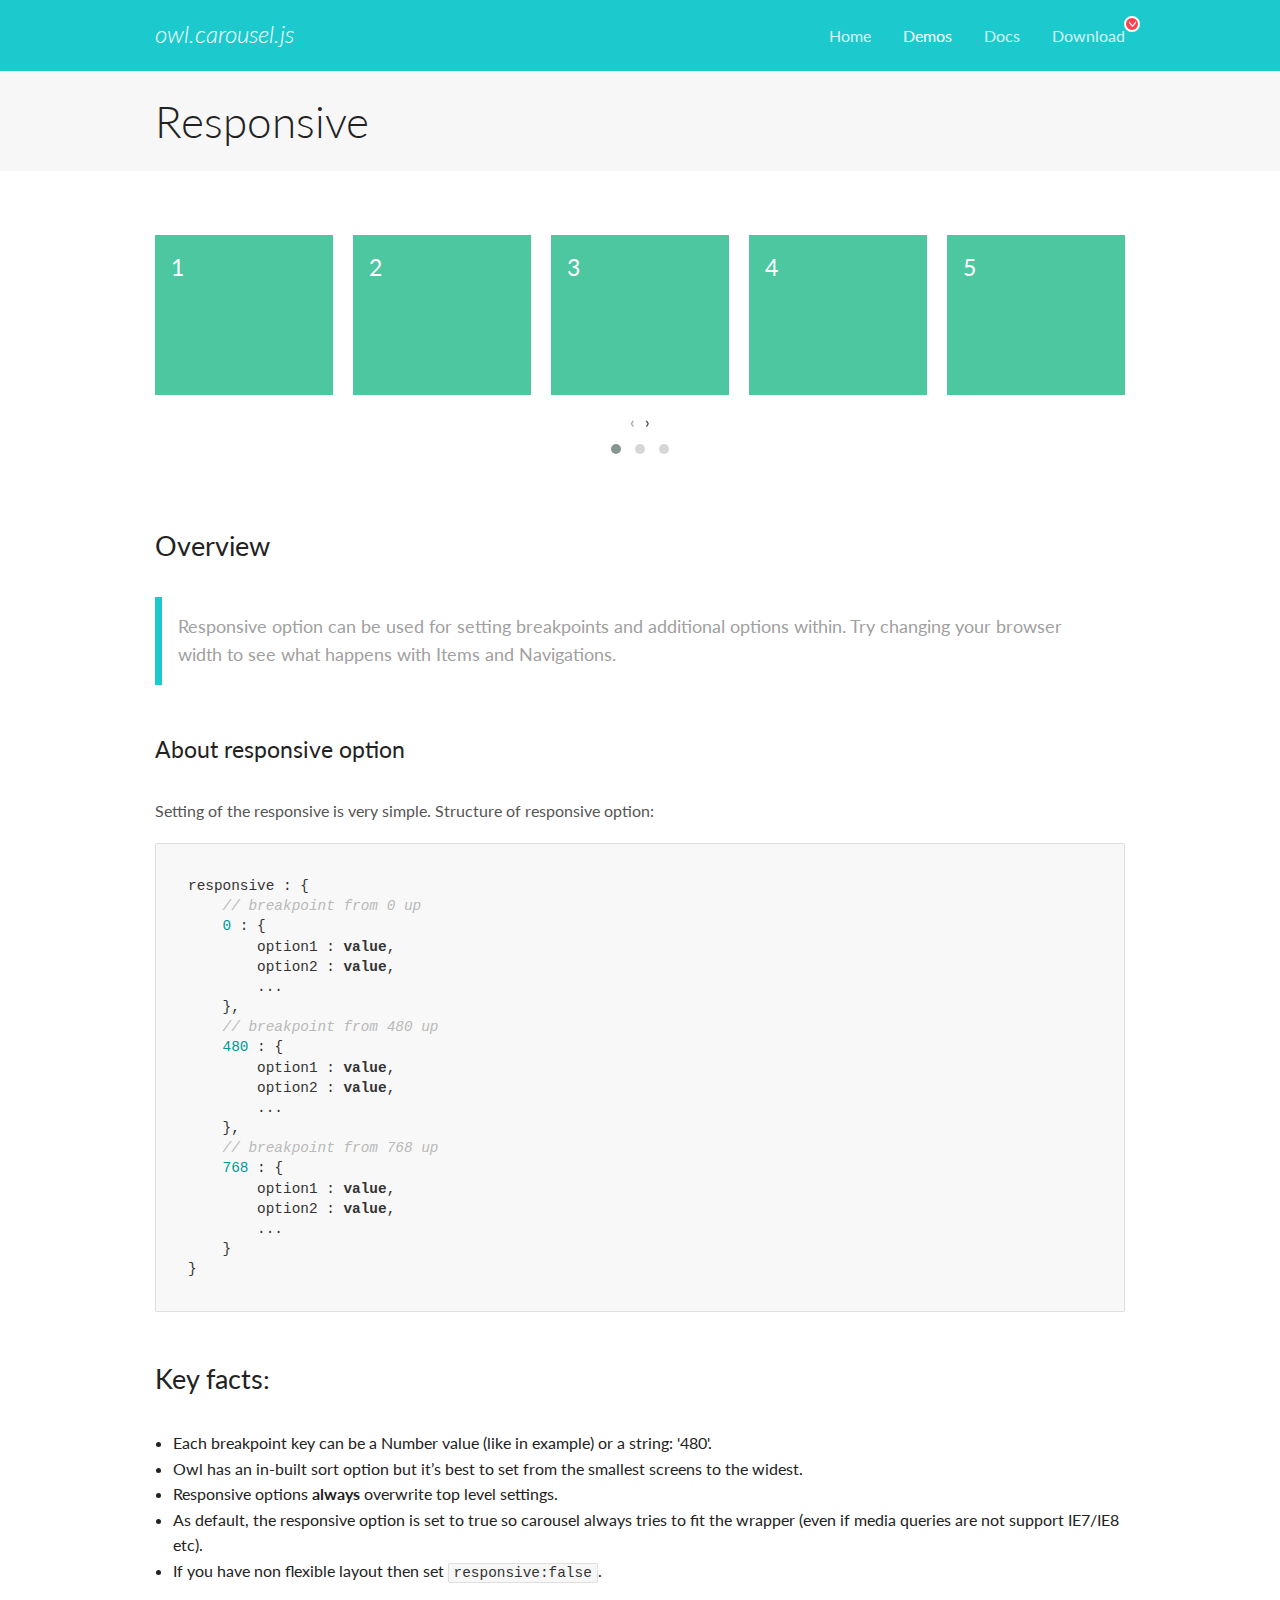
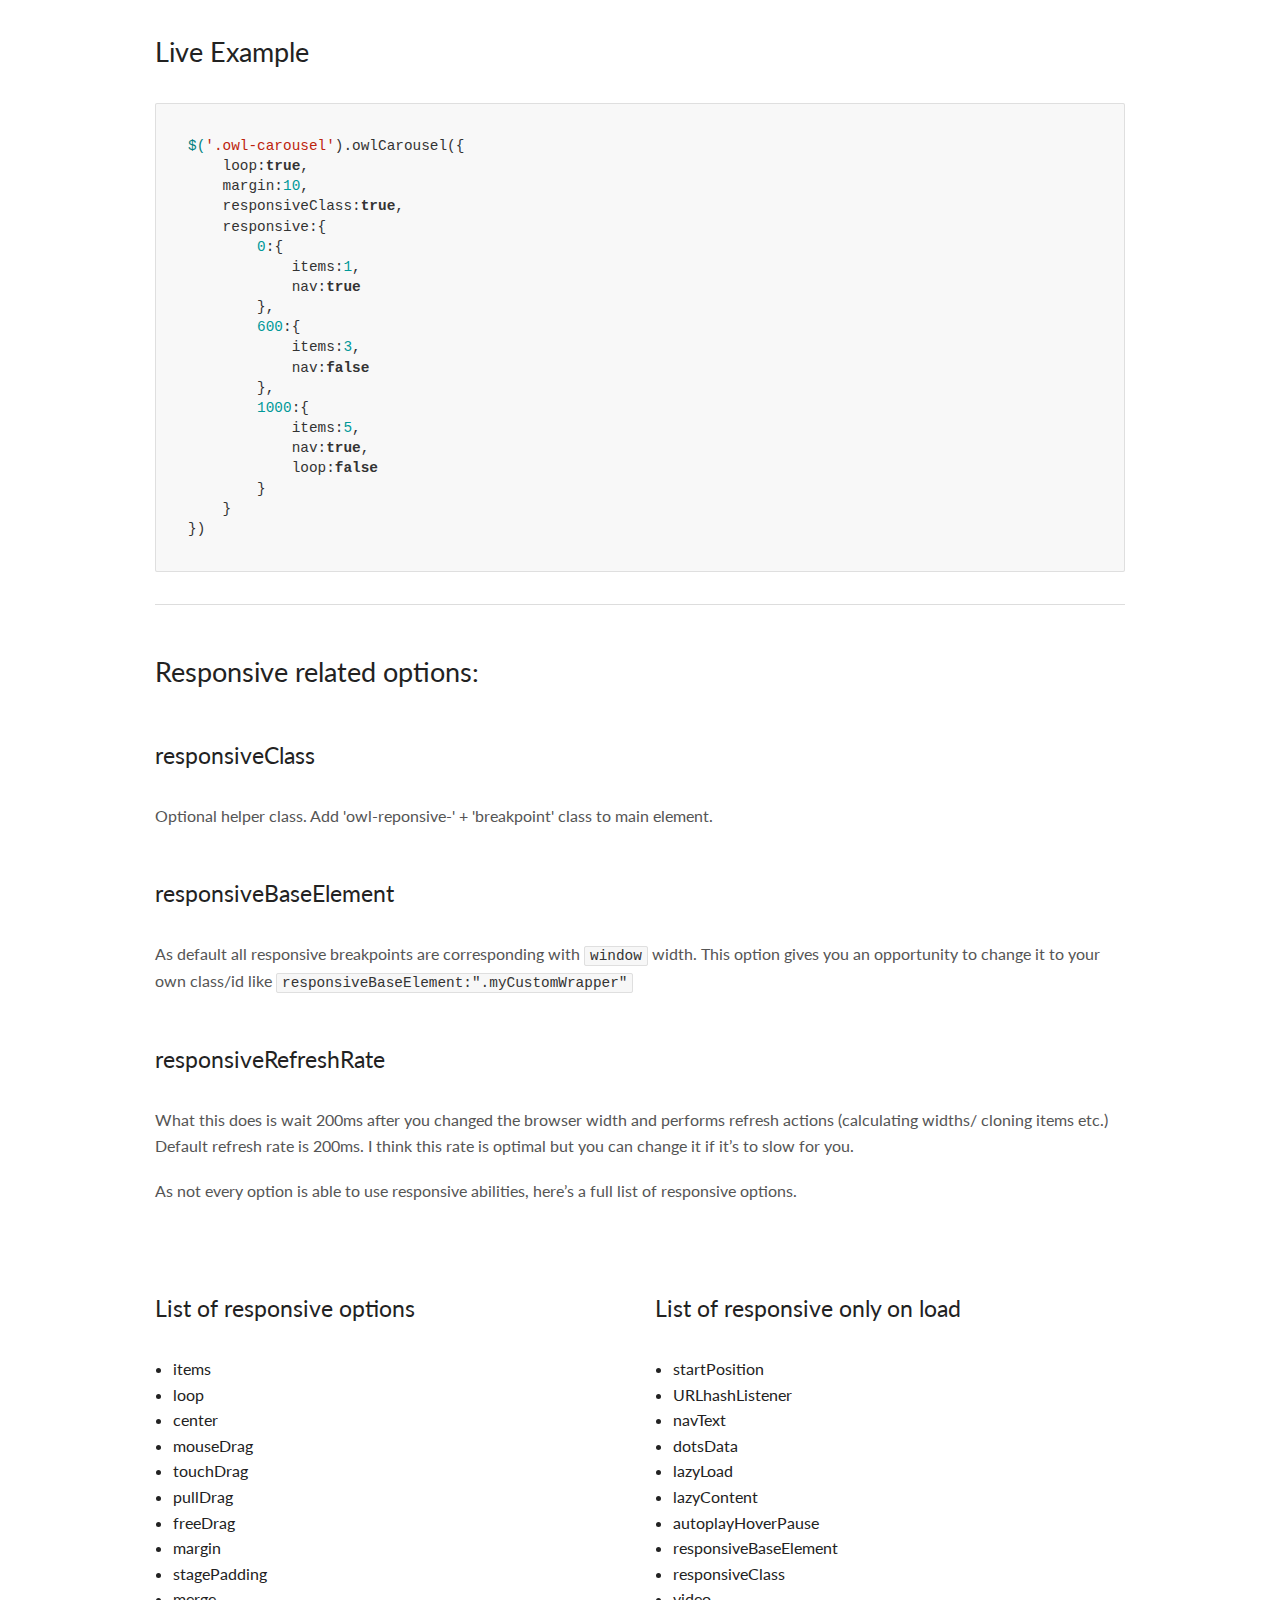
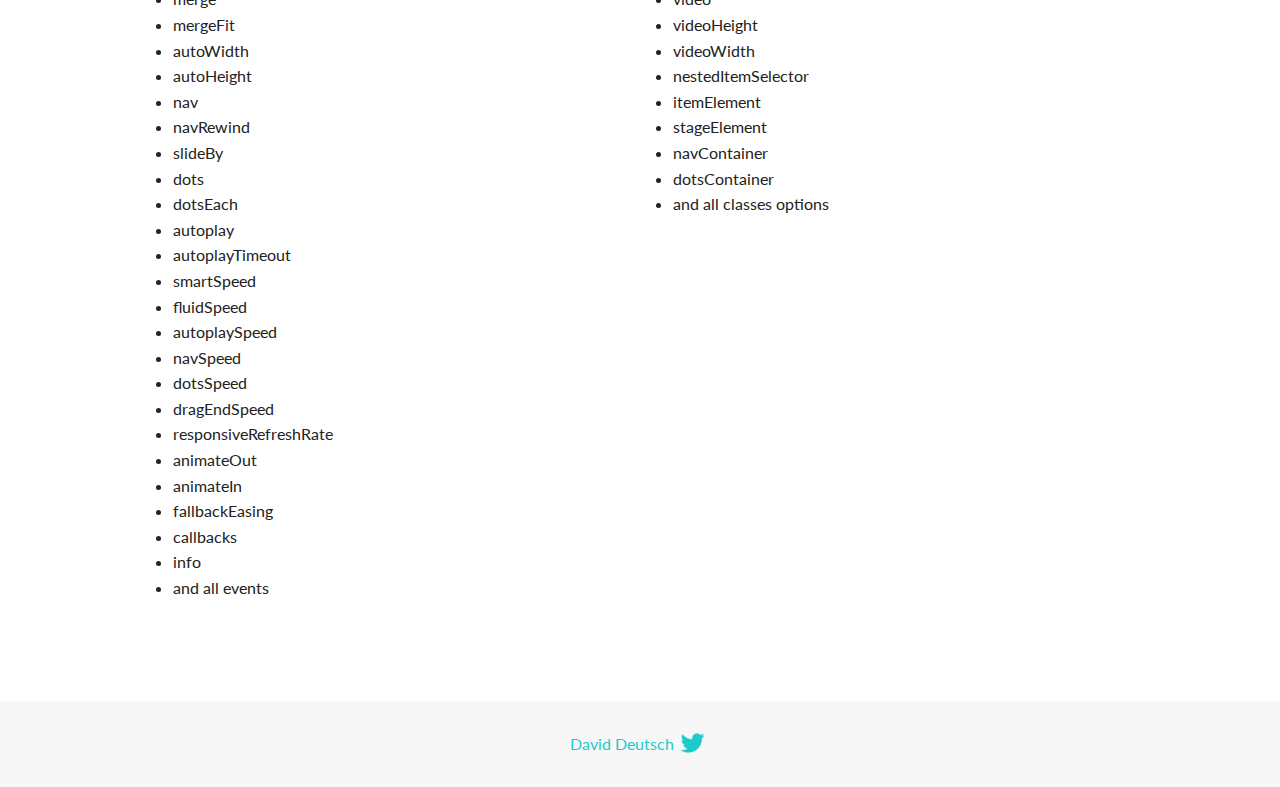
<file: public/vendors/owl/docs/demos/responsive.html>
<!DOCTYPE html>
<html lang="en">
  <head>

    <!-- head -->
    <meta charset="utf-8">
    <meta name="msapplication-tap-highlight" content="no" />
    <meta name="viewport" content="width=device-width, initial-scale=1.0" />
    <meta name="description" content="How to use responsive options">
    <meta name="author" content="David Deutsch">
    <title>
      Responsive Demo | Owl Carousel | 2.3.4
    </title>

    <!-- Stylesheets -->
    <link href='https://fonts.googleapis.com/css?family=Lato:300,400,700,400italic,300italic' rel='stylesheet' type='text/css'>
    <link rel="stylesheet" href="../assets/css/docs.theme.min.css">

    <!-- Owl Stylesheets -->
    <link rel="stylesheet" href="../assets/owlcarousel/assets/owl.carousel.min.css">
    <link rel="stylesheet" href="../assets/owlcarousel/assets/owl.theme.default.min.css">

    <!-- HTML5 shim and Respond.js IE8 support of HTML5 elements and media queries -->

    <!--[if lt IE 9]>
      <script src="https://oss.maxcdn.com/libs/html5shiv/3.7.0/html5shiv.js"></script>
      <script src="https://oss.maxcdn.com/libs/respond.js/1.3.0/respond.min.js"></script>
    <![endif]-->

    <!-- Favicons -->
    <link rel="apple-touch-icon-precomposed" sizes="144x144" href="../assets/ico/apple-touch-icon-144-precomposed.png">
    <link rel="shortcut icon" href="../assets/ico/favicon.png">
    <link rel="shortcut icon" href="favicon.ico">

    <!-- Yeah i know js should not be in header. Its required for demos.-->

    <!-- javascript -->
    <script src="../assets/vendors/jquery.min.js"></script>
    <script src="../assets/owlcarousel/owl.carousel.js"></script>
  </head>
  <body>

    <!-- header -->
    <header class="header">
      <div class="row">
        <div class="large-12 columns">
          <div class="brand left">
            <h3>
              <a href="/OwlCarousel2/">owl.carousel.js</a> 
            </h3>
          </div>
          <a id="toggle-nav" class="right">
            <span></span> <span></span> <span></span> 
          </a> 
          <div class="nav-bar">
            <ul class="clearfix">
              <li> <a href="/OwlCarousel2/index.html">Home</a>  </li>
              <li class="active">
                <a href="/OwlCarousel2/demos/demos.html">Demos</a> 
              </li>
              <li> <a href="/OwlCarousel2/docs/started-welcome.html">Docs</a>  </li>
              <li>
                <a href="https://github.com/OwlCarousel2/OwlCarousel2/archive/2.3.4.zip">Download</a> 
                <span class="download"></span> 
              </li>
            </ul>
          </div>
        </div>
      </div>
    </header>

    <!-- title -->
    <section class="title">
      <div class="row">
        <div class="large-12 columns">
          <h1>Responsive</h1>
        </div>
      </div>
    </section>

    <!--  Demos -->
    <section id="demos">
      <div class="row">
        <div class="large-12 columns">
          <div class="owl-carousel owl-theme">
            <div class="item">
              <h4>1</h4>
            </div>
            <div class="item">
              <h4>2</h4>
            </div>
            <div class="item">
              <h4>3</h4>
            </div>
            <div class="item">
              <h4>4</h4>
            </div>
            <div class="item">
              <h4>5</h4>
            </div>
            <div class="item">
              <h4>6</h4>
            </div>
            <div class="item">
              <h4>7</h4>
            </div>
            <div class="item">
              <h4>8</h4>
            </div>
            <div class="item">
              <h4>9</h4>
            </div>
            <div class="item">
              <h4>10</h4>
            </div>
            <div class="item">
              <h4>11</h4>
            </div>
            <div class="item">
              <h4>12</h4>
            </div>
          </div>
          <h3 id="overview">Overview</h3>
          <blockquote>
            <p>Responsive option can be used for setting breakpoints and additional options within. Try changing your browser width to see what happens with Items and Navigations.</p>
          </blockquote>
          <h4 id="about-responsive-option">About responsive option</h4>
          <p>Setting of the responsive is very simple. Structure of responsive option:</p>
          <pre><code>responsive : {
    // breakpoint from 0 up
    0 : {
        option1 : value,
        option2 : value,
        ...
    },
    // breakpoint from 480 up
    480 : {
        option1 : value,
        option2 : value,
        ...
    },
    // breakpoint from 768 up
    768 : {
        option1 : value,
        option2 : value,
        ...
    }
}</code></pre>
          <h3 id="key-facts-">Key facts:</h3>
          <ul>
            <li>Each breakpoint key can be a Number value (like in example) or a string: &#39;480&#39;.</li>
            <li>Owl has an in-built sort option but it’s best to set from the smallest screens to the widest.</li>
            <li>Responsive options <strong>always</strong>  overwrite top level settings.</li>
            <li>As default, the responsive option is set to true so carousel always tries to fit the wrapper (even if media queries are not support IE7/IE8 etc).</li>
            <li>If you have non flexible layout then set <code>responsive:false</code>.</li>
          </ul>
          <h3 id="live-example">Live Example</h3>
          <pre><code>$(&#39;.owl-carousel&#39;).owlCarousel({
    loop:true,
    margin:10,
    responsiveClass:true,
    responsive:{
        0:{
            items:1,
            nav:true
        },
        600:{
            items:3,
            nav:false
        },
        1000:{
            items:5,
            nav:true,
            loop:false
        }
    }
})</code></pre>
          <hr>
          <h3 id="responsive-related-options-">Responsive related options:</h3>
          <h4 id="responsiveclass">responsiveClass</h4>
          <p>Optional helper class. Add &#39;owl-reponsive-&#39; + &#39;breakpoint&#39; class to main element.</p>
          <h4 id="responsivebaseelement">responsiveBaseElement</h4>
          <p>As default all responsive breakpoints are corresponding with <code>window</code> width. This option gives you an opportunity to change it to your own class/id like <code>responsiveBaseElement:&quot;.myCustomWrapper&quot;</code></p>
          <h4 id="responsiverefreshrate">responsiveRefreshRate</h4>
          <p>What this does is wait 200ms after you changed the browser width and performs refresh actions (calculating widths/ cloning items etc.) Default refresh rate is 200ms. I think this rate is optimal but you can change it if it’s to slow for you.</p>
          <p>As not every option is able to use responsive abilities, here’s a full list of responsive options.</p>
          <p>
            <div class="row">
          </p>
          <div class="large-6 columns">
            <h4 id="list-of-responsive-options">List of responsive options</h4>
            <ul>
              <li>items</li>
              <li>loop</li>
              <li>center</li>
              <li>mouseDrag</li>
              <li>touchDrag</li>
              <li>pullDrag</li>
              <li>freeDrag</li>
              <li>margin</li>
              <li>stagePadding</li>
              <li>merge</li>
              <li>mergeFit</li>
              <li>autoWidth</li>
              <li>autoHeight</li>
              <li>nav</li>
              <li>navRewind</li>
              <li>slideBy</li>
              <li>dots</li>
              <li>dotsEach</li>
              <li>autoplay</li>
              <li>autoplayTimeout</li>
              <li>smartSpeed</li>
              <li>fluidSpeed</li>
              <li>autoplaySpeed</li>
              <li>navSpeed</li>
              <li>dotsSpeed</li>
              <li>dragEndSpeed</li>
              <li>responsiveRefreshRate</li>
              <li>animateOut</li>
              <li>animateIn</li>
              <li>fallbackEasing</li>
              <li>callbacks</li>
              <li>info</li>
              <li>and all events</li>
            </ul>
          </div>
          <div class="large-6 columns">
            <h4 id="list-of-responsive-only-on-load">List of responsive only on load</h4>
            <ul>
              <li>startPosition</li>
              <li>URLhashListener</li>
              <li>navText</li>
              <li>dotsData</li>
              <li>lazyLoad</li>
              <li>lazyContent</li>
              <li>autoplayHoverPause</li>
              <li>responsiveBaseElement</li>
              <li>responsiveClass</li>
              <li>video</li>
              <li>videoHeight</li>
              <li>videoWidth</li>
              <li>nestedItemSelector</li>
              <li>itemElement</li>
              <li>stageElement</li>
              <li>navContainer</li>
              <li>dotsContainer</li>
              <li>and all classes options</li>
            </ul>
          </div>
          </div>
          <script>
            $(document).ready(function() {
              $('.owl-carousel').owlCarousel({
                loop: true,
                margin: 10,
                responsiveClass: true,
                responsive: {
                  0: {
                    items: 1,
                    nav: true
                  },
                  600: {
                    items: 3,
                    nav: false
                  },
                  1000: {
                    items: 5,
                    nav: true,
                    loop: false,
                    margin: 20
                  }
                }
              })
            })
          </script>
        </div>
      </div>
    </section>

    <!-- footer -->
    <footer class="footer">
      <div class="row">
        <div class="large-12 columns">
          <h5>
            <a href="/OwlCarousel2/docs/support-contact.html">David Deutsch</a> 
            <a id="custom-tweet-button" href="https://twitter.com/share?url=https://github.com/OwlCarousel2/OwlCarousel2&text=Owl Carousel - This is so awesome! " target="_blank"></a> 
          </h5>
        </div>
      </div>
    </footer>

    <!-- vendors -->
    <script src="../assets/vendors/highlight.js"></script>
    <script src="../assets/js/app.js"></script>
  </body>
</html>
</file>
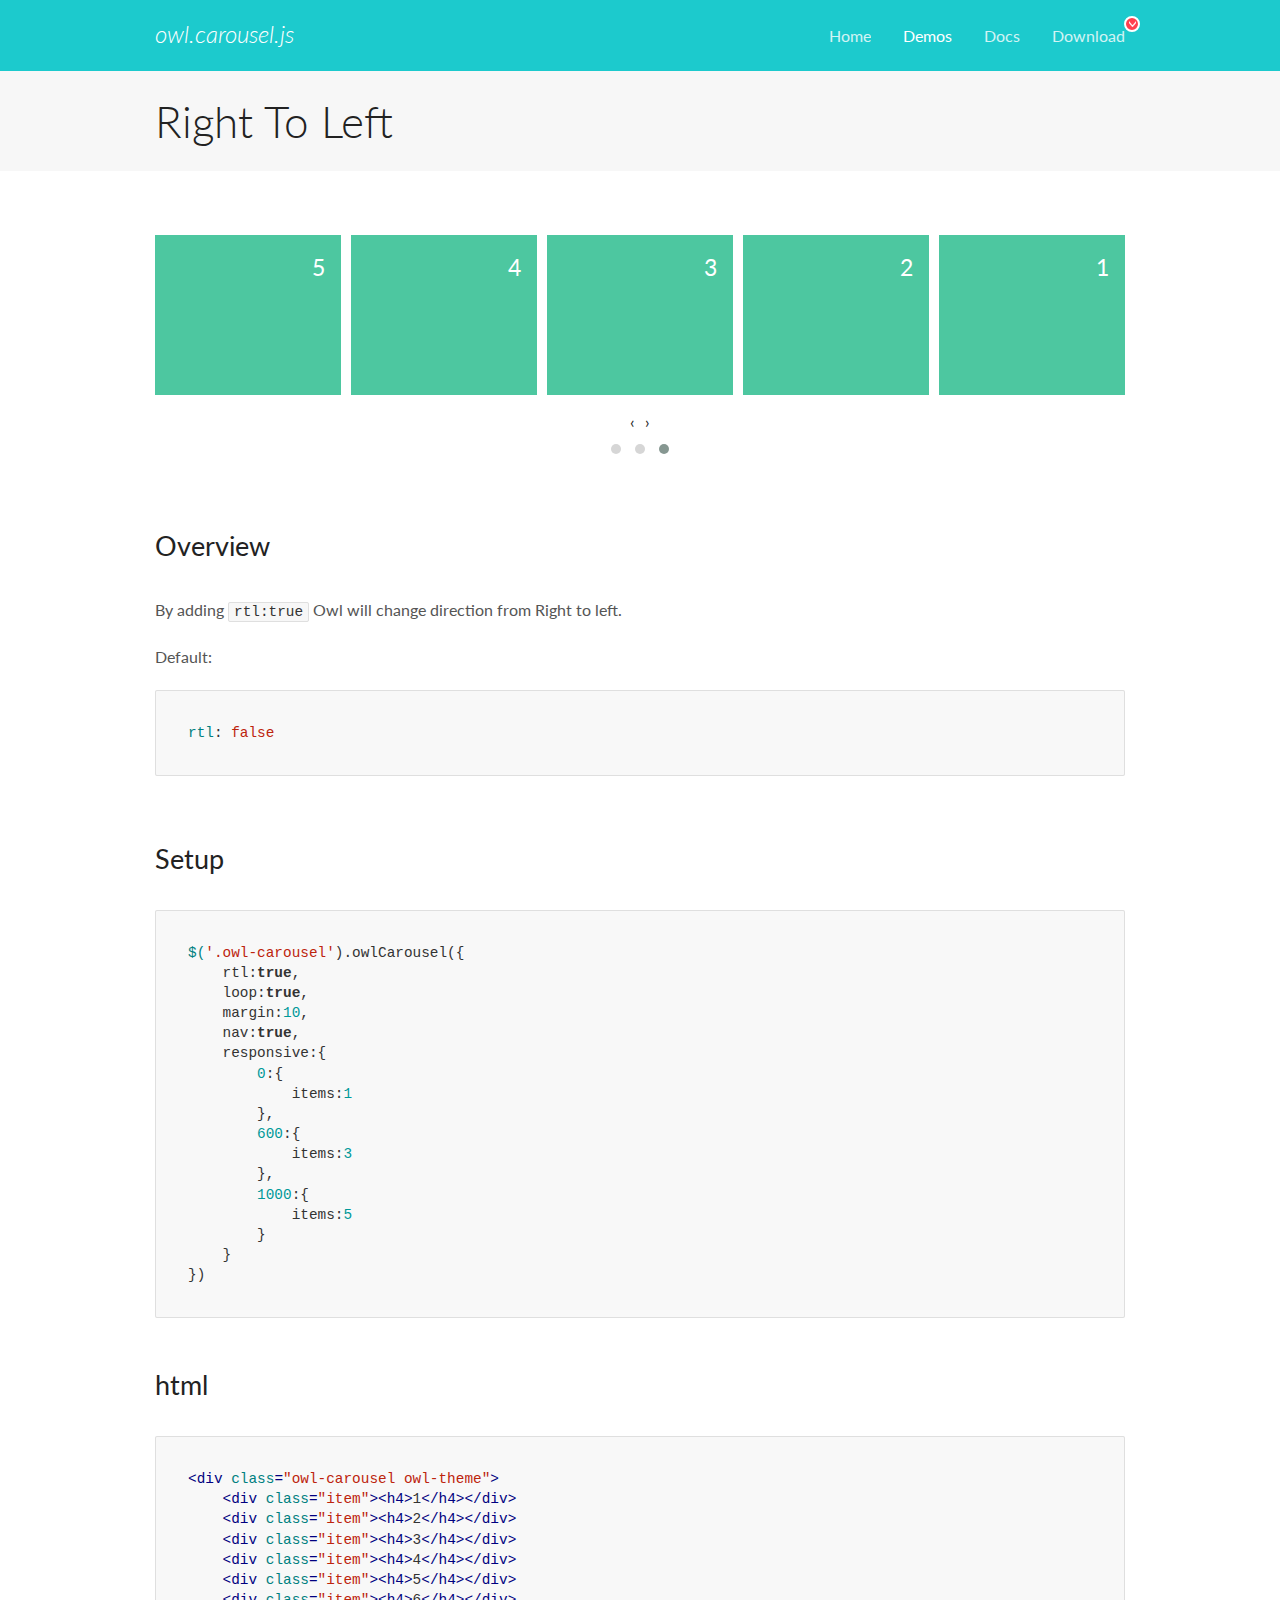
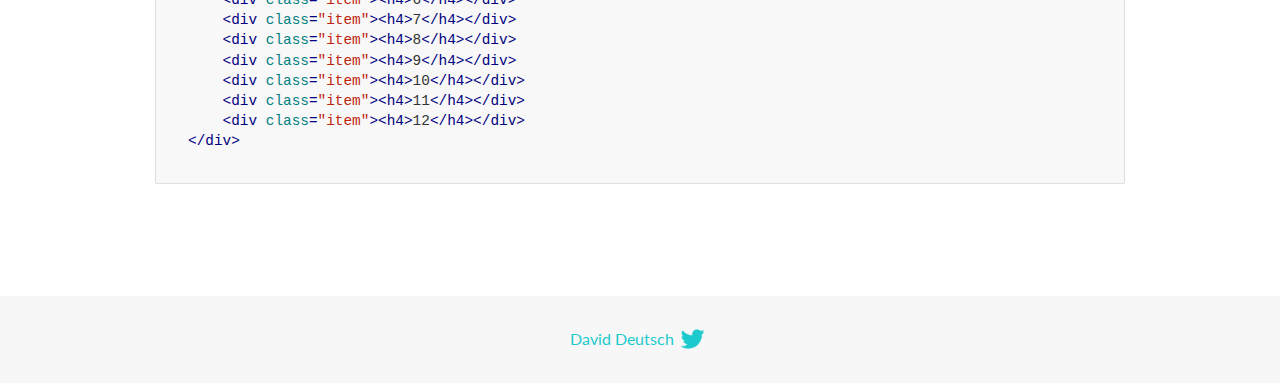
<file: public/vendors/owl/docs/demos/rtl.html>
<!DOCTYPE html>
<html lang="en">
  <head>

    <!-- head -->
    <meta charset="utf-8">
    <meta name="msapplication-tap-highlight" content="no" />
    <meta name="viewport" content="width=device-width, initial-scale=1.0" />
    <meta name="description" content="RTL usage demo">
    <meta name="author" content="David Deutsch">
    <title>
      RTL Demo | Owl Carousel | 2.3.4
    </title>

    <!-- Stylesheets -->
    <link href='https://fonts.googleapis.com/css?family=Lato:300,400,700,400italic,300italic' rel='stylesheet' type='text/css'>
    <link rel="stylesheet" href="../assets/css/docs.theme.min.css">

    <!-- Owl Stylesheets -->
    <link rel="stylesheet" href="../assets/owlcarousel/assets/owl.carousel.min.css">
    <link rel="stylesheet" href="../assets/owlcarousel/assets/owl.theme.default.min.css">

    <!-- HTML5 shim and Respond.js IE8 support of HTML5 elements and media queries -->

    <!--[if lt IE 9]>
      <script src="https://oss.maxcdn.com/libs/html5shiv/3.7.0/html5shiv.js"></script>
      <script src="https://oss.maxcdn.com/libs/respond.js/1.3.0/respond.min.js"></script>
    <![endif]-->

    <!-- Favicons -->
    <link rel="apple-touch-icon-precomposed" sizes="144x144" href="../assets/ico/apple-touch-icon-144-precomposed.png">
    <link rel="shortcut icon" href="../assets/ico/favicon.png">
    <link rel="shortcut icon" href="favicon.ico">

    <!-- Yeah i know js should not be in header. Its required for demos.-->

    <!-- javascript -->
    <script src="../assets/vendors/jquery.min.js"></script>
    <script src="../assets/owlcarousel/owl.carousel.js"></script>
  </head>
  <body>

    <!-- header -->
    <header class="header">
      <div class="row">
        <div class="large-12 columns">
          <div class="brand left">
            <h3>
              <a href="/OwlCarousel2/">owl.carousel.js</a> 
            </h3>
          </div>
          <a id="toggle-nav" class="right">
            <span></span> <span></span> <span></span> 
          </a> 
          <div class="nav-bar">
            <ul class="clearfix">
              <li> <a href="/OwlCarousel2/index.html">Home</a>  </li>
              <li class="active">
                <a href="/OwlCarousel2/demos/demos.html">Demos</a> 
              </li>
              <li> <a href="/OwlCarousel2/docs/started-welcome.html">Docs</a>  </li>
              <li>
                <a href="https://github.com/OwlCarousel2/OwlCarousel2/archive/2.3.4.zip">Download</a> 
                <span class="download"></span> 
              </li>
            </ul>
          </div>
        </div>
      </div>
    </header>

    <!-- title -->
    <section class="title">
      <div class="row">
        <div class="large-12 columns">
          <h1>Right To Left</h1>
        </div>
      </div>
    </section>

    <!--  Demos -->
    <section id="demos">
      <div class="row">
        <div class="large-12 columns">
          <div class="owl-carousel owl-theme">
            <div class="item">
              <h4>1</h4>
            </div>
            <div class="item">
              <h4>2</h4>
            </div>
            <div class="item">
              <h4>3</h4>
            </div>
            <div class="item">
              <h4>4</h4>
            </div>
            <div class="item">
              <h4>5</h4>
            </div>
            <div class="item">
              <h4>6</h4>
            </div>
            <div class="item">
              <h4>7</h4>
            </div>
            <div class="item">
              <h4>8</h4>
            </div>
            <div class="item">
              <h4>9</h4>
            </div>
            <div class="item">
              <h4>10</h4>
            </div>
            <div class="item">
              <h4>11</h4>
            </div>
            <div class="item">
              <h4>12</h4>
            </div>
          </div>
          <h3 id="overview">Overview</h3>
          <p>By adding <code>rtl:true</code> Owl will change direction from Right to left.</p>
          <p>Default:</p>
          <pre><code>rtl: false</code></pre>
          <h3 id="setup">Setup</h3>
          <pre><code>$(&#39;.owl-carousel&#39;).owlCarousel({
    rtl:true,
    loop:true,
    margin:10,
    nav:true,
    responsive:{
        0:{
            items:1
        },
        600:{
            items:3
        },
        1000:{
            items:5
        }
    }
})</code></pre>
          <h3 id="html">html</h3>
          <pre><code>&lt;div class=&quot;owl-carousel owl-theme&quot;&gt;
    &lt;div class=&quot;item&quot;&gt;&lt;h4&gt;1&lt;/h4&gt;&lt;/div&gt;
    &lt;div class=&quot;item&quot;&gt;&lt;h4&gt;2&lt;/h4&gt;&lt;/div&gt;
    &lt;div class=&quot;item&quot;&gt;&lt;h4&gt;3&lt;/h4&gt;&lt;/div&gt;
    &lt;div class=&quot;item&quot;&gt;&lt;h4&gt;4&lt;/h4&gt;&lt;/div&gt;
    &lt;div class=&quot;item&quot;&gt;&lt;h4&gt;5&lt;/h4&gt;&lt;/div&gt;
    &lt;div class=&quot;item&quot;&gt;&lt;h4&gt;6&lt;/h4&gt;&lt;/div&gt;
    &lt;div class=&quot;item&quot;&gt;&lt;h4&gt;7&lt;/h4&gt;&lt;/div&gt;
    &lt;div class=&quot;item&quot;&gt;&lt;h4&gt;8&lt;/h4&gt;&lt;/div&gt;
    &lt;div class=&quot;item&quot;&gt;&lt;h4&gt;9&lt;/h4&gt;&lt;/div&gt;
    &lt;div class=&quot;item&quot;&gt;&lt;h4&gt;10&lt;/h4&gt;&lt;/div&gt;
    &lt;div class=&quot;item&quot;&gt;&lt;h4&gt;11&lt;/h4&gt;&lt;/div&gt;
    &lt;div class=&quot;item&quot;&gt;&lt;h4&gt;12&lt;/h4&gt;&lt;/div&gt;
&lt;/div&gt;</code></pre>
          <script>
            $(document).ready(function() {
              var owl = $('.owl-carousel');
              owl.owlCarousel({
                rtl: true,
                margin: 10,
                nav: true,
                loop: true,
                responsive: {
                  0: {
                    items: 1
                  },
                  600: {
                    items: 3
                  },
                  1000: {
                    items: 5
                  }
                }
              })
            })
          </script>
        </div>
      </div>
    </section>

    <!-- footer -->
    <footer class="footer">
      <div class="row">
        <div class="large-12 columns">
          <h5>
            <a href="/OwlCarousel2/docs/support-contact.html">David Deutsch</a> 
            <a id="custom-tweet-button" href="https://twitter.com/share?url=https://github.com/OwlCarousel2/OwlCarousel2&text=Owl Carousel - This is so awesome! " target="_blank"></a> 
          </h5>
        </div>
      </div>
    </footer>

    <!-- vendors -->
    <script src="../assets/vendors/highlight.js"></script>
    <script src="../assets/js/app.js"></script>
  </body>
</html>
</file>
